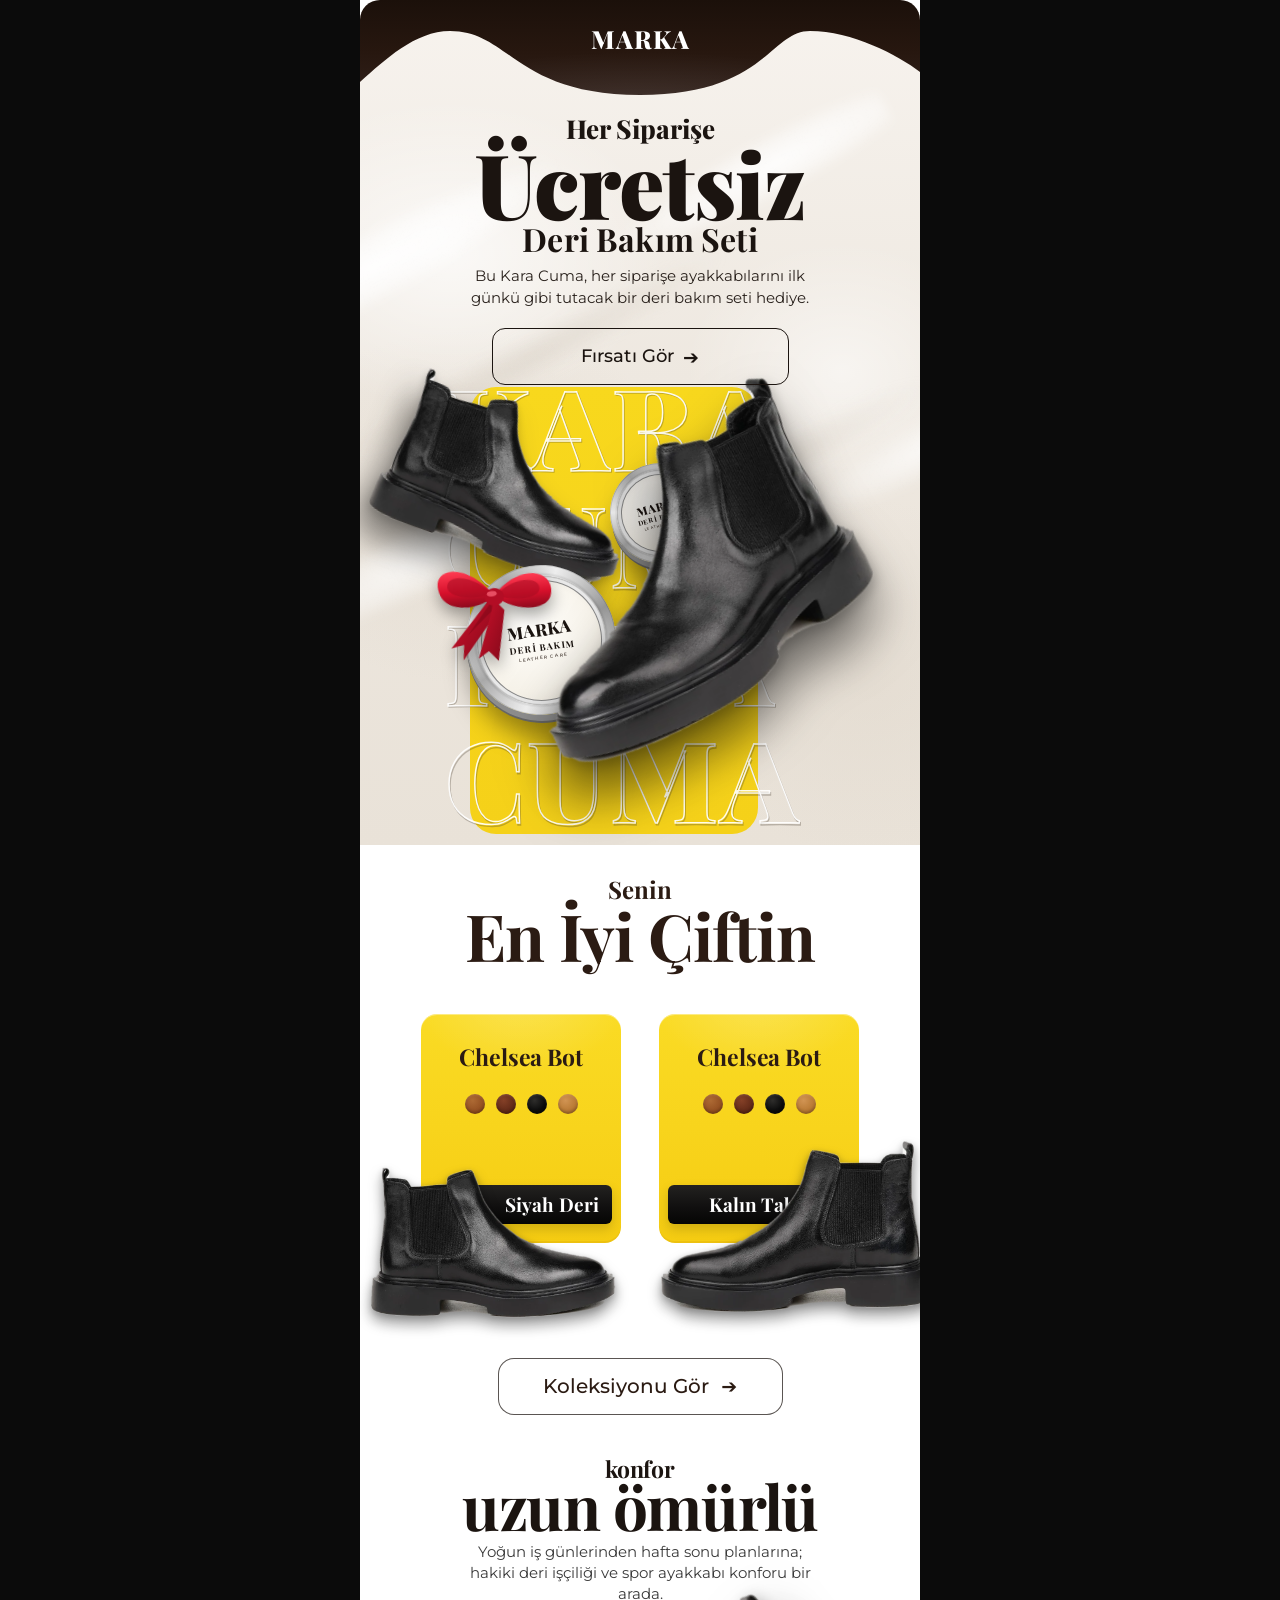
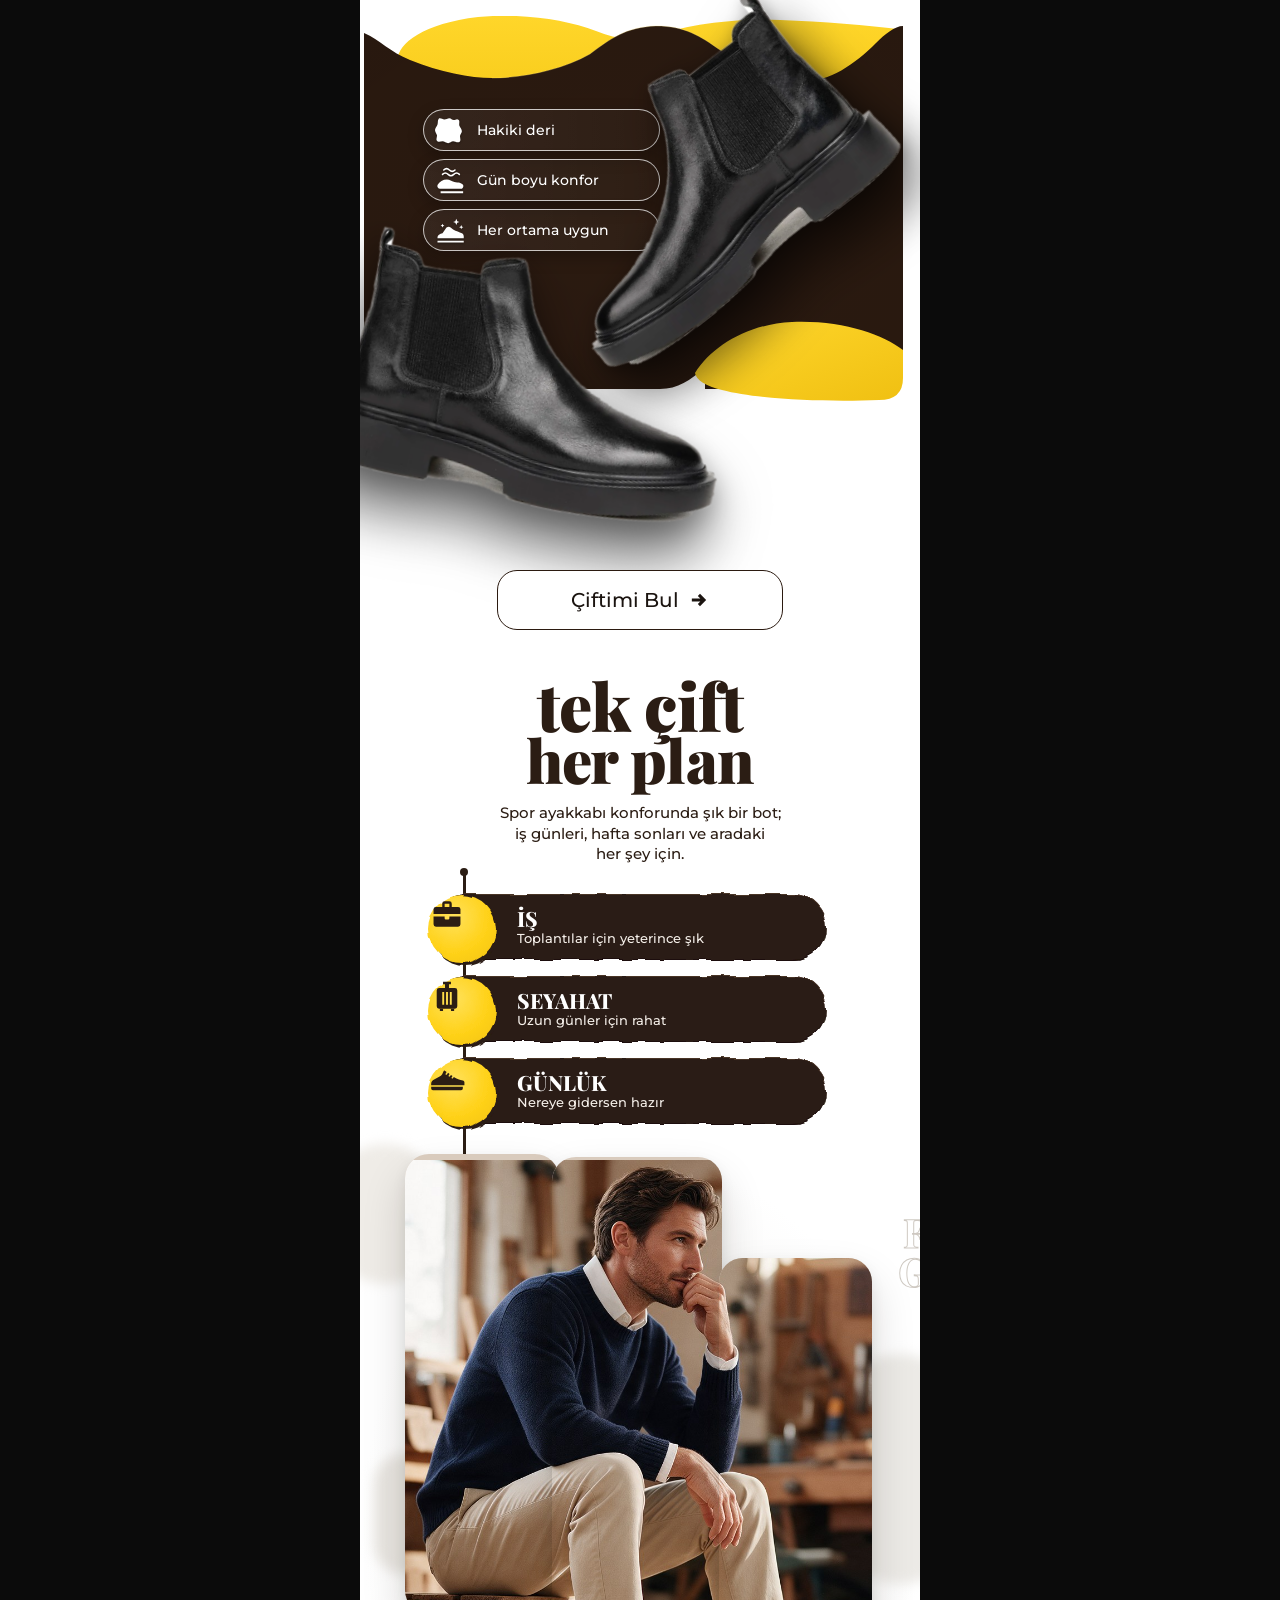
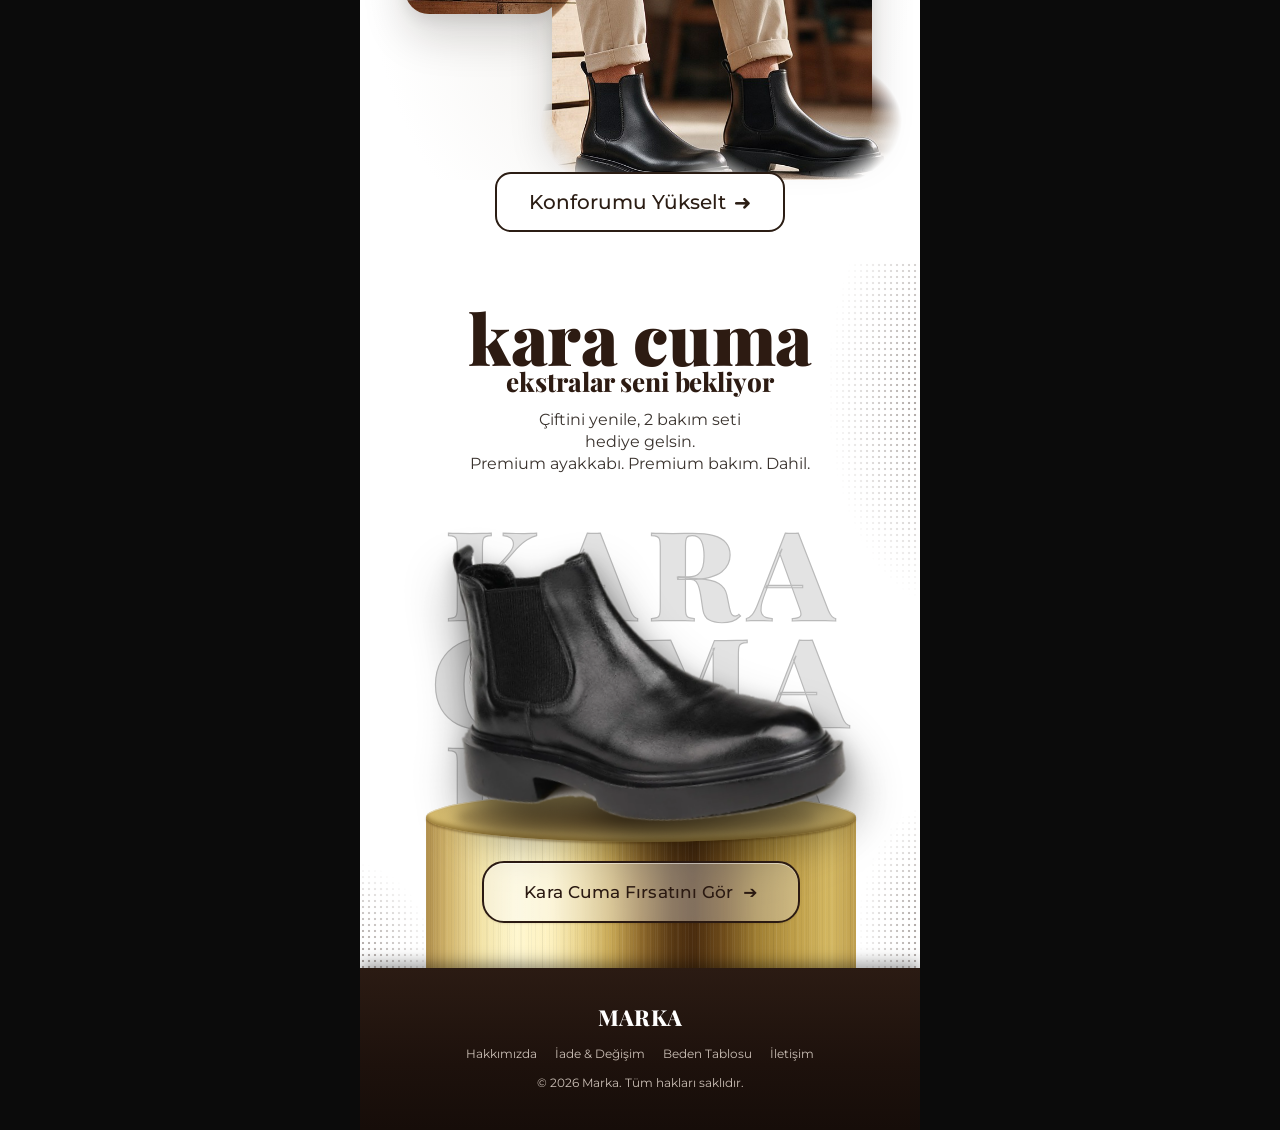
<file: landing/index.html>
<!doctype html>
<html lang="tr">
<head>
<meta charset="utf-8">
<meta name="viewport" content="width=device-width, initial-scale=1">
<title>Siyah Chelsea Bot – Her Siparişe Ücretsiz Bakım Seti</title>
<meta name="description" content="Hakiki deri siyah Chelsea bot. İş, seyahat ve günlük kullanım için tek çift. Kara Cuma'da her siparişe ücretsiz deri bakım seti.">
<link rel="preconnect" href="https://fonts.googleapis.com">
<link rel="preconnect" href="https://fonts.gstatic.com" crossorigin>
<link href="https://fonts.googleapis.com/css2?family=Playfair+Display:wght@700;800;900&family=Montserrat:wght@400;500;600;700&display=swap" rel="stylesheet">
<style>
/* ===== ORTAK TOKENLAR (marka logosu/renkleri gelince sadece burası değişir) ===== */
:root{
  --dark:#2b1b13;       /* koyu kahve: header, pill'ler, panel */
  --dark-2:#160d09;
  --yellow:#f7cb1a;     /* ana sarı */
  --yellow-2:#e6b70c;
  --gold:#c9a227;
  --paper:#ffffff;      /* bölüm zemini (referansta beyaz) */
  --ink:#1b1410;
  --muted:#5f554e;
  --red:#c8102e;
  --serif:"Playfair Display",Georgia,"Times New Roman",serif;
  --sans:"Montserrat","Inter",system-ui,-apple-system,"Segoe UI",sans-serif;
}
*{box-sizing:border-box;margin:0;padding:0}
html{scroll-behavior:smooth}
body{background:#0b0b0b;font-family:var(--sans);color:var(--ink);-webkit-font-smoothing:antialiased}
img{display:block;max-width:100%;height:auto}
a{color:inherit;text-decoration:none}
.page{max-width:560px;margin:0 auto;background:var(--paper);overflow:hidden;position:relative}

/* Tipografi (referans ölçeği: 560px genişlik için) */
.h-xs{font-family:var(--serif);font-weight:800;font-size:24px;line-height:1.05;color:var(--ink)}   /* "Buy Anything" */
.h-xl{font-family:var(--serif);font-weight:900;font-size:66px;line-height:.98;letter-spacing:-.01em;color:var(--ink)} /* "Get a Free" */
.h-lg{font-family:var(--serif);font-weight:900;font-size:52px;line-height:1;letter-spacing:-.01em;color:var(--ink)}    /* "Best Pair Yet" */
.h-md{font-family:var(--serif);font-weight:800;font-size:34px;line-height:1.05;color:var(--ink)}  /* "Leather Polish" */
.h-sm{font-family:var(--serif);font-weight:800;font-size:22px;line-height:1.1;color:var(--ink)}   /* "comfort", "extras await" */
.lead{font-family:var(--sans);font-size:14px;line-height:1.5;color:var(--ink);max-width:400px;margin:14px auto 0}
.center{text-align:center}

/* Buton: beyaz zemin, ince siyah çerçeve, sağda ok */
.btn{display:inline-flex;align-items:center;gap:10px;padding:13px 34px;border:1.5px solid var(--ink);border-radius:12px;
  font-family:var(--sans);font-size:15px;font-weight:500;color:var(--ink);background:#fff;transition:.2s;position:relative;z-index:5}
.btn::after{content:"➔";font-size:14px}
.btn:hover{background:var(--ink);color:#fff;transform:translateY(-1px)}

/* Kontur (hayalet) yazı: ürünlerin arkasındaki büyük harfler */
.ghost{font-family:var(--serif);font-weight:900;text-transform:uppercase;line-height:.86;letter-spacing:.01em;
  color:transparent;-webkit-text-stroke:1.5px rgba(27,20,16,.28);pointer-events:none;user-select:none}

/* Logo yer tutucu */
.logo{font-family:var(--serif);font-weight:800;font-size:22px;letter-spacing:.01em;color:#fff}
.logo-img{height:28px;width:auto;margin:0 auto}

/* kaydırınca beliren */
.rv{opacity:0;transform:translateY(22px);transition:opacity .7s ease,transform .7s ease}
.rv.in{opacity:1;transform:none}
@media (prefers-reduced-motion:reduce){.rv{opacity:1;transform:none;transition:none}html{scroll-behavior:auto}}

/* ---- hero ---- */
/* ===== HERO ===== */
.hero{position:relative;overflow:hidden;text-align:center;border-radius:20px 20px 0 0;
  background:
    radial-gradient(55% 26% at 16% 30%,rgba(255,255,255,.7),transparent 70%),
    radial-gradient(40% 22% at 86% 44%,rgba(255,255,255,.55),transparent 70%),
    radial-gradient(60% 30% at 20% 60%,rgba(214,204,190,.35),transparent 70%),
    radial-gradient(50% 30% at 90% 80%,rgba(214,204,190,.3),transparent 70%),
    linear-gradient(180deg,#f7f3ee 0%,#eee8e0 45%,#e9e2d8 100%)}
/* arka plandaki yumuşak beyaz kurdele dokusu */
.hero::before{content:"";position:absolute;left:-14%;top:60px;width:128%;height:700px;pointer-events:none;z-index:0;
  background:
    radial-gradient(42% 7% at 26% 14%,rgba(255,255,255,.95),rgba(255,255,255,.5) 50%,transparent 72%),
    radial-gradient(34% 6% at 82% 28%,rgba(255,255,255,.9),rgba(255,255,255,.45) 50%,transparent 72%),
    radial-gradient(38% 7% at 18% 54%,rgba(255,255,255,.85),rgba(255,255,255,.4) 50%,transparent 72%),
    radial-gradient(30% 6% at 86% 74%,rgba(255,255,255,.8),transparent 72%),
    radial-gradient(44% 5% at 40% 36%,rgba(200,190,176,.35),transparent 70%),
    radial-gradient(40% 5% at 60% 66%,rgba(200,190,176,.3),transparent 70%);
  transform:rotate(-28deg);filter:blur(5px)}
/* başlık çubuğu: koyu kahve, alt kenarı referanstaki gibi simetrik dalgalı (köşeler ve orta aşağıda, iki tümsek yukarıda) */
.hero-top{position:relative;z-index:2;height:95px;background:linear-gradient(180deg,#1b100a 0%,#27170f 55%,#30201a 100%);
  -webkit-mask:url("data:image/svg+xml,%3Csvg xmlns='http://www.w3.org/2000/svg' viewBox='0 0 560 95' preserveAspectRatio='none'%3E%3Cpath d='M0 0H560V72C538 55 492 31 450 31C410 31 405 95 280 95C155 95 150 31 90 31C55 31 25 60 0 82Z'/%3E%3C/svg%3E") center/100% 100% no-repeat;
          mask:url("data:image/svg+xml,%3Csvg xmlns='http://www.w3.org/2000/svg' viewBox='0 0 560 95' preserveAspectRatio='none'%3E%3Cpath d='M0 0H560V72C538 55 492 31 450 31C410 31 405 95 280 95C155 95 150 31 90 31C55 31 25 60 0 82Z'/%3E%3C/svg%3E") center/100% 100% no-repeat}
.hero-top::before{content:"";position:absolute;inset:0;background:radial-gradient(60% 80% at 50% 110%,rgba(255,255,255,.08),transparent 70%)}
.hero-top .logo{position:absolute;left:0;right:0;top:26px;font-size:25px;letter-spacing:.04em;line-height:1;z-index:1}
/* metin bloğu */
.hero-head{position:relative;z-index:6;padding:21px 20px 0}
.hero-head .h-xs{font-size:26px;line-height:1;margin:0}
.hero-head .h-xl{font-size:90px;line-height:.88;margin:2px 0 0;letter-spacing:-.01em}
.hero-head .h-md{font-size:32px;font-weight:700;line-height:1;margin:0;letter-spacing:.005em}
.hero-head .lead{max-width:362px;margin:11px auto 0;font-size:14.5px;line-height:1.5;color:#2a221d;text-wrap:balance}
.hero-cta{margin-top:18px;line-height:0}
.hero-head .btn{width:297px;height:57px;justify-content:center;padding:0 18px;font-size:18px;font-weight:500;letter-spacing:.005em;
  border-width:1.5px;border-radius:13px;background:transparent;box-shadow:none}
.hero-head .btn::after{content:"➔";font-size:19px;line-height:1;margin-left:-1px;transform:translateY(1px)}
/* ürün sahnesi */
.hero-stage{position:relative;z-index:1;height:460px}
.hero-yellow{position:absolute;left:110px;top:2px;width:288px;height:447px;border-radius:26px;z-index:1;
  background:linear-gradient(180deg,#f8d81d 0%,#f6d31a 60%,#f5d119 100%)}
/* kontur (içi boş) KARA / CUMA yazısı: beyaz kontur + hafif gri kabartma, dolgu yok */
.hero-ghost{position:absolute;left:85px;top:-19px;z-index:2;font-size:112px;line-height:1.05;letter-spacing:.03em;white-space:nowrap;text-align:left;
  color:transparent;-webkit-text-stroke:1.5px rgba(255,255,255,.92)}
.hero-ghost span{display:block;position:relative}
.hero-ghost span::before{content:attr(data-t);position:absolute;left:1px;top:1.5px;z-index:-1;color:transparent;-webkit-text-stroke:1.4px rgba(70,58,48,.3)}
/* ayakkabılar */
.hero-shoe-a{position:absolute;left:20px;top:14px;width:264px;max-width:none;z-index:4;transform:rotate(20deg);
  filter:drop-shadow(-8px 22px 16px rgba(0,0,0,.42)) drop-shadow(0 4px 4px rgba(0,0,0,.2))}
.hero-shoe-b{position:absolute;left:130px;top:34px;width:372px;max-width:none;z-index:7;transform:rotate(-24deg) scaleX(-1);
  filter:drop-shadow(14px 30px 26px rgba(0,0,0,.5)) drop-shadow(0 6px 6px rgba(0,0,0,.25))}
/* cila kutusu */
.hero-tin{position:absolute;border-radius:50%;display:grid;place-items:center;
  background:
    radial-gradient(circle at 50% 50%,transparent 60%,rgba(0,0,0,.08) 62%,transparent 64%),
    conic-gradient(from 200deg,#f2f2f2,#a9a9a9 12%,#ffffff 24%,#b0b0b0 38%,#eeeeee 50%,#9a9a9a 64%,#f7f7f7 76%,#b5b5b5 88%,#f2f2f2);
  box-shadow:0 6px 0 #8d8d8d,0 8px 0 #666,0 22px 26px rgba(0,0,0,.4),inset 0 0 0 1px rgba(0,0,0,.15)}
.hero-tin::before{content:"";position:absolute;inset:7%;border-radius:50%;
  background:radial-gradient(circle at 42% 36%,#fffefb,#f7f3ea 60%,#e6e0d4 100%);
  box-shadow:inset 0 0 0 1px rgba(0,0,0,.12),inset 0 0 0 4px #e9e9e9,inset 0 0 0 5px #8a8a8a,inset 0 3px 8px rgba(0,0,0,.08)}
.hero-tin-1{left:106px;top:180px;width:150px;height:150px;z-index:5;transform:rotate(-8deg)}
.hero-tin-2{left:250px;top:78px;width:100px;height:100px;z-index:3;transform:rotate(-16deg);filter:brightness(.92)}
.hero-tin-label{position:relative;z-index:1;color:#1b1410;line-height:1;padding-top:2px}
.hero-tin-label b{display:block;font-family:var(--serif);font-weight:800;font-size:17px;letter-spacing:.01em}
.hero-tin-label span{display:block;font-family:var(--serif);font-weight:700;font-size:9px;letter-spacing:.14em;margin-top:5px}
.hero-tin-label small{display:block;font-family:var(--sans);font-weight:600;font-size:4.5px;letter-spacing:.18em;margin-top:4px;color:#5f554e}
.hero-tin-2 .hero-tin-label b{font-size:11.5px}
.hero-tin-2 .hero-tin-label span{font-size:6.5px;margin-top:3px}
.hero-tin-2 .hero-tin-label small{font-size:3.5px;margin-top:2px}
/* kırmızı fiyonk: kutunun sol üst kenarında, kuyruklar sol alta sarkar */
.hero-bow{position:absolute;left:76px;top:158px;width:122px;height:118px;z-index:6;transform:rotate(-6deg);
  filter:drop-shadow(0 8px 8px rgba(0,0,0,.35))}
/* ---- pair ---- */
/* ---------- PAIR: "Senin / En İyi Çiftin" ---------- */
.pair{position:relative;z-index:2;overflow:hidden;background:#fff;padding:32px 0 36px;text-align:center}
.pair-kicker{display:block;font-family:var(--serif);font-size:24px;font-weight:700;line-height:1;color:var(--dark);letter-spacing:0}
.pair-title{font-family:var(--serif);font-size:65px;font-weight:700;line-height:1;margin-top:2px;color:var(--dark);letter-spacing:-.012em}

.pair-cards{display:flex;justify-content:center;gap:38px;margin-top:46px;position:relative}
.pair-card{position:relative;width:200px;height:229px;flex:0 0 200px;border-radius:16px;text-align:center;
  background:
    radial-gradient(90% 60% at 50% -10%,rgba(255,255,255,.22),rgba(255,255,255,0) 60%),
    linear-gradient(180deg,#fadb24 0%,#f8d41c 50%,#f5cc12 100%);
  box-shadow:inset 0 1px 0 rgba(255,255,255,.4),inset 0 -2px 0 rgba(180,130,0,.14)}
.pair-name{position:absolute;left:0;right:0;top:31px;font-family:var(--serif);font-weight:700;font-size:23px;line-height:1;color:var(--dark);letter-spacing:-.005em}
.pair-dots{position:absolute;left:0;right:0;top:80px;display:flex;justify-content:center;gap:11px}
.pair-dots i{width:20px;height:20px;border-radius:50%;display:block;
  box-shadow:inset 0 -2px 3px rgba(0,0,0,.22),inset 0 1px 2px rgba(255,255,255,.14)}
.pair-dots i:nth-child(1){background:radial-gradient(circle at 38% 32%,#ad6a34,#965223 55%,#7a3f14)}
.pair-dots i:nth-child(2){background:radial-gradient(circle at 38% 32%,#844027,#652c19 55%,#4a1c0f)}
.pair-dots i:nth-child(3){background:radial-gradient(circle at 38% 32%,#2e2d2b,#0d0d0d 55%,#000)}
.pair-dots i:nth-child(4){background:radial-gradient(circle at 38% 32%,#d19453,#ba7b36 55%,#9a5f22)}
.pair-tag{position:absolute;left:9px;right:9px;bottom:19px;height:39px;border-radius:6px;display:flex;align-items:center;justify-content:center;
  background:linear-gradient(180deg,#232220 0%,#111010 55%,#050504 100%);color:#fff;
  font-family:var(--serif);font-weight:700;font-size:19px;line-height:1;letter-spacing:.004em;
  box-shadow:0 5px 12px rgba(0,0,0,.16)}
.pair-shoe{position:absolute;max-width:none;bottom:-73px;z-index:2;pointer-events:none;
  filter:drop-shadow(0 8px 7px rgba(0,0,0,.34)) drop-shadow(0 2px 3px rgba(0,0,0,.22))}
/* sol kart: burun sağa, sap sayfanın sol kenarından taşar (ref: ayakkabı x 0–360) */
.pair-card:nth-child(1) .pair-shoe{width:252px;right:2px;bottom:-78px}
/* sağ kart: burun sola, sap sayfanın sağ kenarından taşar ve etiketin sağ ucunu keser (ref) */
.pair-card:nth-child(2) .pair-shoe{width:278px;left:-2px}
/* sol kart: bot sapı etiketin sol ucunu örter, yazı görünür tarafa kayar ("Siyah Deri" tam okunur);
   sağ kart: referanstaki gibi yazının son harfleri botun altında kalır ("Kalın Taba…") */
.pair-card:nth-child(1) .pair-tag{padding-left:62px}
.pair-card:nth-child(2) .pair-tag{padding-left:8px}

.pair-cta{margin-top:115px}
.pair .btn{width:285px;height:57px;padding:0;justify-content:center;border-radius:16px;font-size:20px;font-weight:500;
  border-width:1.5px;border-color:rgba(27,20,16,.72);color:var(--dark);gap:12px;letter-spacing:.002em}
.pair .btn::after{font-size:19px}
/* ---- comfort ---- */
/* ---------- COMFORT: "konfor / uzun ömürlü" ---------- */
.comfort{position:relative;overflow:hidden;background:#fff;padding:6px 0 22px;text-align:center}
.comfort-head{position:relative;z-index:1;padding:0 24px}
.comfort-kicker{display:block;font-family:var(--serif);font-weight:700;font-size:23px;line-height:1;letter-spacing:-.005em;color:#1b1410;margin-bottom:-5px}
.comfort-title{font-family:var(--serif);font-weight:700;font-size:62px;line-height:1;letter-spacing:-.02em;color:#1b1410}
.comfort-lead{font-family:var(--sans);font-size:15px;line-height:1.4;font-weight:400;color:#3a3a3a;max-width:350px;margin:4px auto 0}

/* dark panel + yellow waves (SVG background); boots overflow above/below the panel */
.comfort-stage{position:relative;margin-top:12px;height:540px}
.comfort-bg{position:absolute;left:0;top:0;width:560px;height:400px;display:block;z-index:1}

.comfort-pills{position:absolute;left:63px;top:93px;display:flex;flex-direction:column;gap:8px;text-align:left;z-index:2}
.comfort-pill{display:flex;align-items:center;gap:12px;width:237px;min-height:40px;padding:5px 14px 5px 11px;border-radius:999px;color:#fff;
  font-family:var(--sans);font-size:14px;line-height:1.15;font-weight:500;letter-spacing:0;
  border:1px solid rgba(255,255,255,.75);
  background:linear-gradient(90deg,rgba(255,255,255,.06),rgba(255,255,255,.02));
  box-shadow:0 6px 16px rgba(0,0,0,.25)}
.comfort-pill svg{flex:none;width:30px;height:30px;fill:#fff;filter:drop-shadow(0 1px 1px rgba(0,0,0,.35))}

.comfort-shoe{position:absolute;max-width:none;pointer-events:none;user-select:none}
/* product 1: top-right, toe to lower-left, overflows the band's top edge (takes the suede loafer's place) */
.comfort-shoe-a{width:380px;left:145px;top:43px;transform:rotate(-38deg);transform-origin:50% 50%;z-index:4;
  filter:drop-shadow(0 30px 26px rgba(0,0,0,.55)) drop-shadow(0 6px 8px rgba(0,0,0,.35)) brightness(1.06) contrast(1.02)}
/* product 2: bottom-left, heel clipped by the left edge, toe to lower-right (takes the black loafer's place) */
.comfort-shoe-b{width:410px;left:-30px;top:239px;transform:rotate(12deg);transform-origin:50% 50%;z-index:3;
  filter:drop-shadow(0 32px 28px rgba(0,0,0,.5)) drop-shadow(0 10px 12px rgba(0,0,0,.3)) brightness(1.04)}

.comfort-cta{position:relative;z-index:6;margin-top:14px}
.comfort .btn{padding:0 30px;height:60px;width:286px;justify-content:center;border-radius:20px;font-size:20px;font-weight:500;border:1px solid #2b1a10;color:#1b1410;gap:10px;line-height:1}
.comfort .btn::after{content:none}
.comfort .btn svg{width:20px;height:20px;flex:none;fill:currentColor}
/* ---- plan ---- */
/* ---------- PLAN: "tek çift / her plan" ---------- */
.plan{position:relative;overflow:hidden;background:#fff;padding:26px 0 30px;text-align:center}
.plan-h1,.plan-h2{display:block;font-family:var(--serif);font-weight:900;color:#2b1d14;letter-spacing:-.012em}
.plan-h1{font-size:66px;line-height:.82}
.plan-h2{font-size:60px;line-height:.86;margin-top:2px}
.plan-lead{font-size:15px;line-height:1.35;font-weight:500;color:#2b1d14;max-width:440px;margin:18px auto 0}

/* satırlar: hap 73px -> 466px (ref: %13 -> %83) */
.plan-rows{position:relative;margin:30px 0 0 68px;width:398px;display:flex;flex-direction:column;gap:16px;text-align:left}
/* dikey çizgi: daire merkezlerinden geçer, üstte nokta, altta fotoğrafın arkasına uzanır */
.plan-rows::before{content:"";position:absolute;left:34.5px;top:-22px;bottom:-62px;width:3px;background:#2b1d14;z-index:0;border-radius:2px}
.plan-rows::after{content:"";position:absolute;left:32px;top:-26px;width:8px;height:8px;border-radius:50%;background:#2b1d14;z-index:0}
.plan-row{position:relative;display:flex;align-items:center;height:66px;padding-left:89px;color:#fff;z-index:1}
/* koyu kahve hap: düz renk + fırça kenarı (SVG turbulence) + üstte 1px açık kahve ışık */
.plan-bar{position:absolute;top:0;bottom:0;left:6px;right:0;border-radius:999px;z-index:-1;background:#2a1a14;
  box-shadow:inset 0 1px 0 #4a3426,inset 0 -1px 0 #1a0f0a;filter:url(#plan-rough)}
.plan-ic{position:absolute;left:0;top:-1px;width:68px;height:68px;display:grid;place-items:center;z-index:2}
.plan-ic::before{content:"";position:absolute;inset:0;border-radius:50%;background:#ffd21a;
  background-image:radial-gradient(circle at 38% 32%,#ffe15a 0%,#ffd21a 55%,#f2c20c 100%);
  box-shadow:3px 3px 0 #2b1d14;filter:url(#plan-rough2)}
.plan-ic svg{position:relative;width:38px;height:38px;fill:#2b1d14;display:block}
.plan-row b{display:block;font-family:var(--serif);font-weight:800;font-size:21px;line-height:1;letter-spacing:0;text-transform:uppercase;color:#fff}
.plan-row span{display:block;font-family:var(--sans);font-size:13px;line-height:1.2;font-weight:500;margin-top:2px;color:#f6f0ea}

/* yaşam fotoğrafı: üç katmanlı kolaj + taşan botlar */
.plan-stage{position:relative;height:626px;margin-top:30px;z-index:1;
  background:radial-gradient(ellipse at 50% 60%,#efede9 0%,#ffffff 70%)}
.plan-blob{position:absolute;border-radius:999px;background:#e9e6e1;filter:blur(6px);z-index:0}
.plan-blob.plan-b1{left:14px;top:300px;width:60px;height:120px}
.plan-blob.plan-b2{left:-30px;top:-10px;width:110px;height:140px;background:#efece7}
.plan-blob.plan-b3{right:-40px;top:200px;width:120px;height:230px;background:#eceae6}
.plan-fg{position:absolute;right:-8px;top:58px;font-family:var(--serif);font-weight:700;font-size:40px;line-height:.98;text-align:right;
  color:transparent;-webkit-text-stroke:1px #c9c3bb;opacity:.9;z-index:0;letter-spacing:.02em;pointer-events:none}
/* ortak fotoğraf ölçüsü: 1141x642, sahne içinde sol -294, üst 6 */
.plan-pane{position:absolute;overflow:hidden;z-index:1;background:#d9cbbd;
  box-shadow:0 22px 44px rgba(27,16,11,.16),0 6px 14px rgba(27,16,11,.08)}
.plan-pane img{position:absolute;width:1141px;height:642px;max-width:none}
.plan-p1{left:45px;top:0;width:154px;height:460px;border-radius:24px}
.plan-p1 img{left:-339px;top:6px}
.plan-p2{left:192px;top:3px;width:170px;height:586px;border-radius:24px}
.plan-p2 img{left:-486px;top:3px}
.plan-p3{left:359px;top:104px;width:153px;height:474px;border-radius:24px}
.plan-p3 img{left:-653px;top:-98px}
/* botlar: aynı fotoğraf, yalnızca ayak bölgesi görünür; panellerin altından taşar */
.plan-feet{position:absolute;left:0;top:0;width:560px;height:626px;z-index:2;pointer-events:none;
  -webkit-mask:radial-gradient(ellipse 102px 70px at 282px 572px,#000 70%,transparent 100%),radial-gradient(ellipse 110px 72px at 432px 568px,#000 70%,transparent 100%);
          mask:radial-gradient(ellipse 102px 70px at 282px 572px,#000 70%,transparent 100%),radial-gradient(ellipse 110px 72px at 432px 568px,#000 70%,transparent 100%)}
.plan-feet img{position:absolute;left:-294px;top:6px;width:1141px;height:642px;max-width:none}
.plan-cta{margin-top:-8px;position:relative;z-index:3}
.plan .btn{padding:0 26px;height:60px;border-radius:16px;font-size:20px;font-weight:500;border-width:2px;border-color:#2b1d14;color:#2b1d14;gap:8px;min-width:290px;justify-content:center}
.plan .btn::after{content:"➜";font-size:21px;font-weight:700}
/* ---- final ---- */
/* ---------- FINAL: Kara Cuma podyum + alt bilgi ----------
   Referans ölçüleri (e-posta gerçek genişliği 560px'e ölçeklendi):
   başlık 49→104, alt başlık x-yüksekliği 115, gövde 153/175/196,
   hayalet yazı 276/400/524, bot 79→444 x 229→555, podyum 66→496 (üst elips 530, merkez 553),
   buton 318x62 merkez y=630, alt bilgi 706'da başlar. */
.final{position:relative;overflow:hidden;background:#fff;text-align:center}
.final-top{position:relative;height:706px;overflow:hidden}

/* noktalı halftone zemin: sağ üst sütun + sol alt / sağ alt köşeler */
.final-dots{position:absolute;inset:0;z-index:0;pointer-events:none;
  background-image:radial-gradient(circle,rgba(43,26,18,.42) 0 .8px,rgba(43,26,18,0) 1.6px);background-size:6px 6px;
  -webkit-mask:
    radial-gradient(160px 300px at 104% 18%,#000 10%,rgba(0,0,0,.45) 45%,transparent 72%),
    radial-gradient(130px 150px at -3% 100%,#000 10%,rgba(0,0,0,.5) 45%,transparent 72%),
    radial-gradient(110px 180px at 103% 95%,#000 10%,rgba(0,0,0,.5) 45%,transparent 72%);
          mask:
    radial-gradient(160px 300px at 104% 18%,#000 10%,rgba(0,0,0,.45) 45%,transparent 72%),
    radial-gradient(130px 150px at -3% 100%,#000 10%,rgba(0,0,0,.5) 45%,transparent 72%),
    radial-gradient(110px 180px at 103% 95%,#000 10%,rgba(0,0,0,.5) 45%,transparent 72%)}

.final-head{position:relative;padding:42px 20px 0;z-index:5}
.final-title{font-size:70px;line-height:.95;letter-spacing:-.005em;color:#2d1b12}
.final-sub{font-size:26px;line-height:1;margin-top:-2px;font-weight:800;letter-spacing:-.005em;color:#2d1b12}
.final-lead{font-size:15.5px;line-height:1.42;max-width:460px;margin:14px auto 0;color:#3a332e}

/* hayalet yazı: 3 satır, açık gri dolgu + ince koyu kontur */
.final-ghost{position:absolute;left:0;right:0;top:254px;z-index:1;text-align:center;
  font-size:124px;line-height:.865;letter-spacing:.1em;padding-left:.1em;
  color:#e3e3e3;-webkit-text-stroke:1.2px #bababa;white-space:nowrap}
.final-ghost span{display:block}

/* altın silindir podyum */
.final-cyl{position:absolute;left:66px;width:430px;top:530px;bottom:-30px;z-index:2}
.final-cyl-body{position:absolute;left:0;right:0;top:25px;bottom:0;
  background:
    repeating-linear-gradient(90deg,rgba(255,255,255,.05) 0 1px,rgba(0,0,0,0) 1px 4px,rgba(0,0,0,.035) 4px 5px,rgba(0,0,0,0) 5px 7px),
    repeating-linear-gradient(90deg,rgba(0,0,0,0) 0 6px,rgba(0,0,0,.03) 6px 7px,rgba(0,0,0,0) 7px 9px,rgba(255,255,255,.04) 9px 10px,rgba(0,0,0,0) 10px 11px),
    linear-gradient(180deg,rgba(0,0,0,0) 0%,rgba(0,0,0,0) 78%,rgba(0,0,0,.22) 100%),
    linear-gradient(90deg,#b08f4c 0%,#d2b56c 5%,#f3e4a8 13%,#fff7cf 21%,#fdf1bf 29%,#e8d28a 36%,#c8a855 43%,#8f6a2c 50%,#5a3a14 57%,#4a2c0e 62%,#6e4b1a 69%,#a07f33 77%,#c0a04a 86%,#d4b862 94%,#bf9f4e 100%)}
.final-cyl-rim{position:absolute;left:0;right:0;bottom:-30px;height:30px;
  background:linear-gradient(180deg,rgba(0,0,0,0),rgba(0,0,0,.35))}
.final-cyl-top{position:absolute;left:0;right:0;top:0;height:50px;border-radius:50%;overflow:hidden;
  background:
    radial-gradient(70% 80% at 48% 42%,#f5e4a8 0%,#e7cf84 40%,#d4b86a 72%,#bfa04c 100%);
  box-shadow:inset 0 -3px 4px rgba(90,60,0,.45),inset 0 1px 0 rgba(255,255,255,.55),0 2px 2px rgba(80,50,0,.35)}
.final-cyl-top::after{content:"";position:absolute;left:7%;right:9%;top:2px;bottom:2px;border-radius:50%;
  background:radial-gradient(62% 62% at 46% 52%,rgba(60,36,6,.8) 0%,rgba(60,36,6,.5) 45%,rgba(60,36,6,0) 100%);filter:blur(5px)}

/* bot: -8° eğik, burun sağa ve hafif yukarı, topuk elipsin merkez çizgisinde */
.final-shoe{position:absolute;left:86px;top:251px;width:390px;max-width:none;z-index:3;transform:rotate(-9deg);
  filter:drop-shadow(0 30px 26px rgba(0,0,0,.42)) drop-shadow(0 8px 10px rgba(0,0,0,.28))}

/* buton: podyumun alt üçte birinde, yarı saydam buzlu dolgu */
.final-cta{position:absolute;left:66px;width:430px;top:599px;z-index:4}
.final .btn{height:62px;width:318px;justify-content:center;padding:0 24px;font-size:17px;font-weight:500;letter-spacing:.005em;
  border-radius:22px;gap:10px;border:2px solid #2b1a12;color:#2b1a12;
  background:linear-gradient(90deg,rgba(255,255,255,.42),rgba(255,255,255,.26));
  -webkit-backdrop-filter:blur(3px) saturate(.9);backdrop-filter:blur(3px) saturate(.9);
  box-shadow:inset 0 1px 0 rgba(255,255,255,.5),0 1px 2px rgba(0,0,0,.08)}
.final .btn::after{font-size:17px;font-weight:700}
.final .btn:hover{background:#2b1a12;color:#fff}

/* alt bilgi */
.final-footer{position:relative;z-index:6;background:linear-gradient(180deg,#2b1b13 0%,#1d110c 60%,#160d09 100%);color:#cbbfb6;
  text-align:center;padding:34px 24px 40px;font-size:12px;box-shadow:0 -6px 14px rgba(0,0,0,.35)}
.final-footer .logo{display:block;margin-bottom:14px;font-size:22px;color:#fff}
.final-footer nav{display:flex;gap:18px;justify-content:center;flex-wrap:wrap;margin-bottom:14px}
.final-footer nav a:hover{color:#fff}
</style>
</head>
<body>
<main class="page">
<section data-sec="hero" class="hero" id="firsat">
  <header class="hero-top">
    <!-- LOGO: marka logosu gelince <img class="logo-img" src="assets/logo.svg" alt="Marka"> ile değiştir -->
    <a href="#" class="logo" aria-label="Marka">MARKA</a>
  </header>
  <div class="hero-head">
    <div class="h-xs rv">Her Siparişe</div>
    <h1 class="h-xl rv">Ücretsiz</h1>
    <div class="h-md rv">Deri Bakım Seti</div>
    <p class="lead rv">Bu Kara Cuma, her siparişe ayakkabılarını ilk günkü gibi tutacak bir deri bakım seti hediye.</p>
    <div class="hero-cta rv"><a class="btn" href="#satin-al">Fırsatı Gör</a></div>
  </div>
  <div class="hero-stage">
    <div class="hero-yellow"></div>
    <div class="ghost hero-ghost" aria-hidden="true"><span data-t="Kara">Kara</span><span data-t="Cuma">Cuma</span><span data-t="Kara">Kara</span><span data-t="Cuma">Cuma</span></div>
    <div class="hero-tin hero-tin-2" aria-hidden="true"><div class="hero-tin-label"><b>MARKA</b><span>DERİ BAKIM</span><small>LEATHER CARE</small></div></div>
    <img class="hero-shoe-a" src="assets/cut-sag.webp" alt="" aria-hidden="true" width="850" height="529" loading="eager">
    <div class="hero-tin hero-tin-1" role="img" aria-label="Hediye deri bakım seti"><div class="hero-tin-label"><b>MARKA</b><span>DERİ BAKIM</span><small>LEATHER CARE</small></div></div>
    <svg class="hero-bow" viewBox="0 0 112 108" aria-hidden="true">
      <defs>
        <linearGradient id="hero-bowg" x1="0" y1="0" x2="0" y2="1"><stop offset="0" stop-color="#ff3b52"/><stop offset=".55" stop-color="#d6102b"/><stop offset="1" stop-color="#8e0a1d"/></linearGradient>
        <linearGradient id="hero-bowt" x1="0" y1="0" x2="1" y2="1"><stop offset="0" stop-color="#d4122d"/><stop offset="1" stop-color="#7d0818"/></linearGradient>
      </defs>
      <!-- kuyruklar (sol alta) -->
      <path d="M50 50 L10 92 L22 90 L20 104 L58 60Z" fill="url(#hero-bowt)"/>
      <path d="M54 52 L34 104 L44 98 L52 108 L62 62Z" fill="url(#hero-bowt)"/>
      <path d="M52 52 L26 82 L50 62Z" fill="#7a0716" opacity=".5"/>
      <!-- sol ilmek (sol üste) -->
      <path d="M54 48C32 14 -2 16 4 40c4 20 36 20 50 8z" fill="url(#hero-bowg)"/>
      <path d="M52 46C36 26 12 24 12 36c0 10 24 14 40 10z" fill="#a60c22" opacity=".55"/>
      <!-- sağ ilmek (sağa) -->
      <path d="M54 48C80 20 112 30 106 52c-4 16-36 12-52-4z" fill="url(#hero-bowg)"/>
      <path d="M56 48C72 32 98 34 96 46c-2 10-26 8-40 2z" fill="#a60c22" opacity=".55"/>
      <!-- düğüm -->
      <ellipse cx="54" cy="49" rx="9" ry="8" fill="#b30d25"/>
      <ellipse cx="52" cy="46" rx="4.5" ry="2.5" fill="#ff6b7d" opacity=".7"/>
    </svg>
    <img class="hero-shoe-b" src="assets/cut-onden.webp" alt="Siyah hakiki deri Chelsea bot" width="839" height="690" fetchpriority="high">
  </div>
</section>
<section data-sec="pair" class="pair" id="koleksiyon">
  <span class="pair-kicker rv">Senin</span>
  <h2 class="pair-title rv">En İyi Çiftin</h2>

  <div class="pair-cards rv">
    <article class="pair-card">
      <h3 class="pair-name">Chelsea Bot</h3>
      <div class="pair-dots" aria-label="Renk seçenekleri"><i></i><i></i><i></i><i></i></div>
      <span class="pair-tag">Siyah Deri</span>
      <img class="pair-shoe" src="assets/cut-sag.webp" alt="Siyah deri Chelsea bot, yan görünüm" loading="lazy">
    </article>
    <article class="pair-card">
      <h3 class="pair-name">Chelsea Bot</h3>
      <div class="pair-dots" aria-label="Renk seçenekleri"><i></i><i></i><i></i><i></i></div>
      <span class="pair-tag">Kalın Taban</span>
      <img class="pair-shoe" src="assets/cut-sol.webp" alt="Kalın tabanlı siyah Chelsea bot, karşı yan görünüm" loading="lazy">
    </article>
  </div>

  <div class="pair-cta rv"><a class="btn" href="#siparis">Koleksiyonu Gör</a></div>
</section>
<section data-sec="comfort" class="comfort" id="konfor">
  <div class="comfort-head">
    <span class="h-sm comfort-kicker rv">konfor</span>
    <h2 class="h-lg comfort-title rv">uzun ömürlü</h2>
    <p class="lead comfort-lead rv">Yoğun iş günlerinden hafta sonu planlarına; hakiki deri işçiliği ve spor ayakkabı konforu bir arada.</p>
  </div>

  <div class="comfort-stage rv">
    <svg class="comfort-bg" viewBox="0 0 560 400" preserveAspectRatio="none" aria-hidden="true">
      <defs>
        <linearGradient id="comfort-gy" x1="0" y1="0" x2="0" y2="1">
          <stop offset="0" stop-color="#ffd62a"/>
          <stop offset=".6" stop-color="#f7cb1a"/>
          <stop offset="1" stop-color="#edbd10"/>
        </linearGradient>
        <linearGradient id="comfort-gy2" x1="0" y1="0" x2="1" y2="1">
          <stop offset="0" stop-color="#ffd72c"/>
          <stop offset="1" stop-color="#f0c012"/>
        </linearGradient>
        <radialGradient id="comfort-vig" cx=".5" cy=".55" r=".75">
          <stop offset="0" stop-color="#000" stop-opacity="0"/>
          <stop offset="1" stop-color="#000" stop-opacity=".07"/>
        </radialGradient>
        <clipPath id="comfort-clip">
          <path d="M4 0 L543 0 L543 349 Q543 373 519 373 L28 373 Q4 373 4 349 Z"/>
        </clipPath>
      </defs>
      <!-- top yellow wave ribbon (behind the dark panel; the panel's wavy top edge trims it) -->
      <g clip-path="url(#comfort-clip)">
        <path fill="url(#comfort-gy)" d="M38 48 C34 30 60 8 118 1 C160 -3 205 3 236 15 C252 21 268 26 290 20 C325 11 360 2 420 4 C470 6 520 10 560 16 L560 150 L38 150 Z"/>
      </g>
      <!-- dark brown panel: flat, side inset, rounded bottom corners, wavy top with a narrow hump in the middle -->
      <path fill="#2b1a10" d="M4 17 C20 24 30 36 50 44 C80 56 110 62 132 62 C160 62 200 55 230 38 C250 23 266 11 296 10 C325 10 340 20 360 34 C385 52 410 66 440 66 C470 66 495 48 516 27 C525 18 535 10 543 10 L543 349 Q543 373 519 373 L28 373 Q4 373 4 349 Z"/>
      <path fill="url(#comfort-vig)" d="M4 17 C20 24 30 36 50 44 C80 56 110 62 132 62 C160 62 200 55 230 38 C250 23 266 11 296 10 C325 10 340 20 360 34 C385 52 410 66 440 66 C470 66 495 48 516 27 C525 18 535 10 543 10 L543 349 Q543 373 519 373 L28 373 Q4 373 4 349 Z"/>
      <!-- very thin light rim on the hump edge, like the reference -->
      <path fill="none" stroke="rgba(255,225,120,.28)" stroke-width="1" d="M132 62 C160 62 200 55 230 38 C250 23 266 11 296 10 C325 10 340 20 360 34 C385 52 410 66 440 66"/>
      <!-- bottom-right yellow blob, sitting on the panel's bottom-right corner -->
      <path fill="#fff" d="M300 373 C318 373 330 364 345 352 L345 380 L300 380 Z"/>
      <path fill="url(#comfort-gy2)" d="M335 357 C352 330 388 308 432 306 C482 304 522 318 543 334 L543 362 Q543 384 519 384 C470 386 400 384 362 374 C346 370 336 364 335 357 Z"/>
    </svg>

    <div class="comfort-pills">
      <div class="comfort-pill">
        <svg viewBox="0 0 48 48" aria-hidden="true"><path d="M23 5c3 0 4 3 7 3s5-3 8 0c2 2 0 6 1 9s4 5 4 9c0 3-3 5-3 8s2 7-1 9-7-1-10-1-5 3-8 3-6-3-9-3-7 2-9-1 1-6 0-9-3-5-3-8 3-6 4-9 0-7 2-9 6 1 9 1 5-2 8-2z"/></svg>
        <span>Hakiki deri</span>
      </div>
      <div class="comfort-pill">
        <svg viewBox="0 0 48 48" aria-hidden="true"><path d="M4 32c3-6 9-9 15-9 5 0 7 3 12 4 6 1 12 1 14 5 1 2 0 5-2 6H8c-3 0-5-3-4-6zm5 10h36v3H9z"/><path d="M12 15c3-3 6-3 9 0s6 3 9 0 6-3 9 0" fill="none" stroke="#fff" stroke-width="2.4" stroke-linecap="round"/><path d="M14 8c3-3 6-3 9 0s6 3 9 0" fill="none" stroke="#fff" stroke-width="2.4" stroke-linecap="round"/></svg>
        <span>Gün boyu konfor</span>
      </div>
      <div class="comfort-pill">
        <svg viewBox="0 0 48 48" aria-hidden="true"><path d="M4 36c0-4 4-6 8-7l5-7c2-3 5-4 8-2l4 3c5 3 10 4 14 6 2 1 3 3 3 5v3H4v-1zm0 5h42v3H4z"/><path d="M34 6l1.6 3.8L39 11l-3.4 1.4L34 16l-1.4-3.6L29 11l3.6-1.2z"/><path d="M42 16l1 2.4 2.4 1-2.4 1-1 2.4-1-2.4-2.4-1 2.4-1z"/><path d="M12 14l.9 2.1 2.1.9-2.1.9-.9 2.1-.9-2.1L9 17l2.1-.9z"/></svg>
        <span>Her ortama uygun</span>
      </div>
    </div>

    <img class="comfort-shoe comfort-shoe-a" src="assets/cut-sol.webp" alt="" aria-hidden="true" loading="lazy">
    <img class="comfort-shoe comfort-shoe-b" src="assets/cut-sag.webp" alt="Siyah hakiki deri Chelsea bot" loading="lazy">
  </div>

  <div class="comfort-cta rv"><a class="btn" href="#siparis">Çiftimi Bul<svg viewBox="0 0 24 24" aria-hidden="true"><path d="M13.2 4.6 20.6 12l-7.4 7.4-2.6-2.6 3-3H3.4v-3.6h10.2l-3-3z"/></svg></a></div>
</section>
<section data-sec="plan" class="plan" id="plan">
  <svg width="0" height="0" style="position:absolute" aria-hidden="true">
    <filter id="plan-rough" x="-5%" y="-20%" width="110%" height="140%">
      <feTurbulence type="fractalNoise" baseFrequency=".04 .07" numOctaves="2" seed="7" result="n"/>
      <feDisplacementMap in="SourceGraphic" in2="n" scale="6" xChannelSelector="R" yChannelSelector="G"/>
    </filter>
    <filter id="plan-rough2" x="-10%" y="-10%" width="125%" height="125%">
      <feTurbulence type="fractalNoise" baseFrequency=".06" numOctaves="2" seed="3" result="n"/>
      <feDisplacementMap in="SourceGraphic" in2="n" scale="4" xChannelSelector="R" yChannelSelector="G"/>
    </filter>
  </svg>
  <h2 class="rv"><span class="plan-h1">tek çift</span><span class="plan-h2">her plan</span></h2>
  <p class="lead plan-lead rv">Spor ayakkabı konforunda şık bir bot;<br>iş günleri, hafta sonları ve aradaki<br>her şey için.</p>

  <div class="plan-rows">
    <div class="plan-row rv">
      <i class="plan-bar" aria-hidden="true"></i>
      <span class="plan-ic" aria-hidden="true"><svg viewBox="0 0 48 48"><path d="M18 11a3 3 0 013-3h6a3 3 0 013 3v4h8a3 3 0 013 3v6H7v-6a3 3 0 013-3h8zm3 0v4h6v-4z"/><path d="M7 27h14v2.5a1.5 1.5 0 001.5 1.5h3a1.5 1.5 0 001.5-1.5V27h14v10a3 3 0 01-3 3H10a3 3 0 01-3-3z"/></svg></span>
      <div><b>İş</b><span>Toplantılar için yeterince şık</span></div>
    </div>
    <div class="plan-row rv">
      <i class="plan-bar" aria-hidden="true"></i>
      <span class="plan-ic" aria-hidden="true"><svg viewBox="0 0 48 48"><path d="M19 6h10v3h-2.5v5h-5V9H19z"/><path d="M14 14h20a3 3 0 013 3v20a3 3 0 01-3 3H14a3 3 0 01-3-3V17a3 3 0 013-3zm4 5v16h2.4V19zm4.8 0v16h2.4V19zm4.8 0v16H30V19z"/><path d="M15 40h4v3h-4zm14 0h4v3h-4z"/></svg></span>
      <div><b>Seyahat</b><span>Uzun günler için rahat</span></div>
    </div>
    <div class="plan-row rv">
      <i class="plan-bar" aria-hidden="true"></i>
      <span class="plan-ic" aria-hidden="true"><svg viewBox="0 0 48 48"><path d="M4 31.5c0-2.5 1.2-4.2 3.2-5.3l8-4.4c1.6-.9 2.6-2.2 3.3-3.8l1.3-2.8c.3-.6 1-.8 1.5-.4l2.2 1.6-1.3 2.1c-.3.5-.1 1.1.4 1.4.5.3 1.1.1 1.4-.4l1.3-2 2 1.4-1.2 1.9c-.3.5-.2 1.1.3 1.4.5.3 1.1.2 1.4-.3l1.2-1.8 2 1.4-1.1 1.7c-.3.5-.2 1.1.3 1.4.5.3 1.1.2 1.4-.3l1-1.6c3.5 2.3 7.6 3.6 11.5 4.4 1.1.2 1.9 1.2 1.9 2.3V33H4z"/><path d="M4 35h40v2.2a2.3 2.3 0 01-2.3 2.3H6.3A2.3 2.3 0 014 37.2zm4 1.5h3v1.2H8zm6 0h3v1.2h-3zm6 0h3v1.2h-3z"/></svg></span>
      <div><b>Günlük</b><span>Nereye gidersen hazır</span></div>
    </div>
  </div>

  <div class="plan-stage rv">
    <span class="plan-blob plan-b2" aria-hidden="true"></span>
    <span class="plan-blob plan-b1" aria-hidden="true"></span>
    <span class="plan-blob plan-b3" aria-hidden="true"></span>
    <span class="plan-fg" aria-hidden="true">F<br>G</span>
    <div class="plan-pane plan-p1"><img src="assets/model.jpg" alt="" loading="lazy"></div>
    <div class="plan-pane plan-p2"><img src="assets/model.jpg" alt="Atölyede oturan, lacivert kazak ve bej pantolonla siyah Chelsea bot giyen adam" loading="lazy"></div>
    <div class="plan-pane plan-p3"><img src="assets/model.jpg" alt="" loading="lazy"></div>
    <div class="plan-feet" aria-hidden="true"><img src="assets/model.jpg" alt="" loading="lazy"></div>
  </div>

  <div class="plan-cta rv"><a class="btn" href="#siparis">Konforumu Yükselt</a></div>
</section>
<section data-sec="final" class="final" id="satin-al">
  <div class="final-top">
    <div class="final-dots" aria-hidden="true"></div>
    <div class="final-head">
      <h2 class="h-xl final-title rv">kara cuma</h2>
      <div class="h-sm final-sub rv">ekstralar seni bekliyor</div>
      <p class="lead final-lead rv">Çiftini yenile, 2 bakım seti<br>hediye gelsin.<br>Premium ayakkabı. Premium bakım. Dahil.</p>
    </div>

    <div class="ghost final-ghost" aria-hidden="true"><span>Kara</span><span>Cuma</span><span>Kara</span></div>
    <div class="final-cyl" aria-hidden="true">
      <div class="final-cyl-body"></div>
      <div class="final-cyl-top"></div>
      <div class="final-cyl-rim"></div>
    </div>
    <img class="final-shoe" src="assets/cut-onden.webp" alt="Siyah deri Chelsea bot" loading="lazy">
    <div class="final-cta rv"><a class="btn" href="#siparis" id="buy">Kara Cuma Fırsatını Gör</a></div>
  </div>

  <footer class="final-footer">
    <a href="#" class="logo">MARKA</a>
    <nav><a href="#">Hakkımızda</a><a href="#">İade &amp; Değişim</a><a href="#">Beden Tablosu</a><a href="#">İletişim</a></nav>
    © <span data-year></span> Marka. Tüm hakları saklıdır.
  </footer>
</section>
</main>
<script>
const io=new IntersectionObserver(es=>es.forEach(e=>{if(e.isIntersecting){e.target.classList.add('in');io.unobserve(e.target)}}),{threshold:.12});
document.querySelectorAll('.rv').forEach(el=>io.observe(el));
document.querySelectorAll('[data-year]').forEach(el=>el.textContent=new Date().getFullYear());
</script>
</body>
</html>
</file>
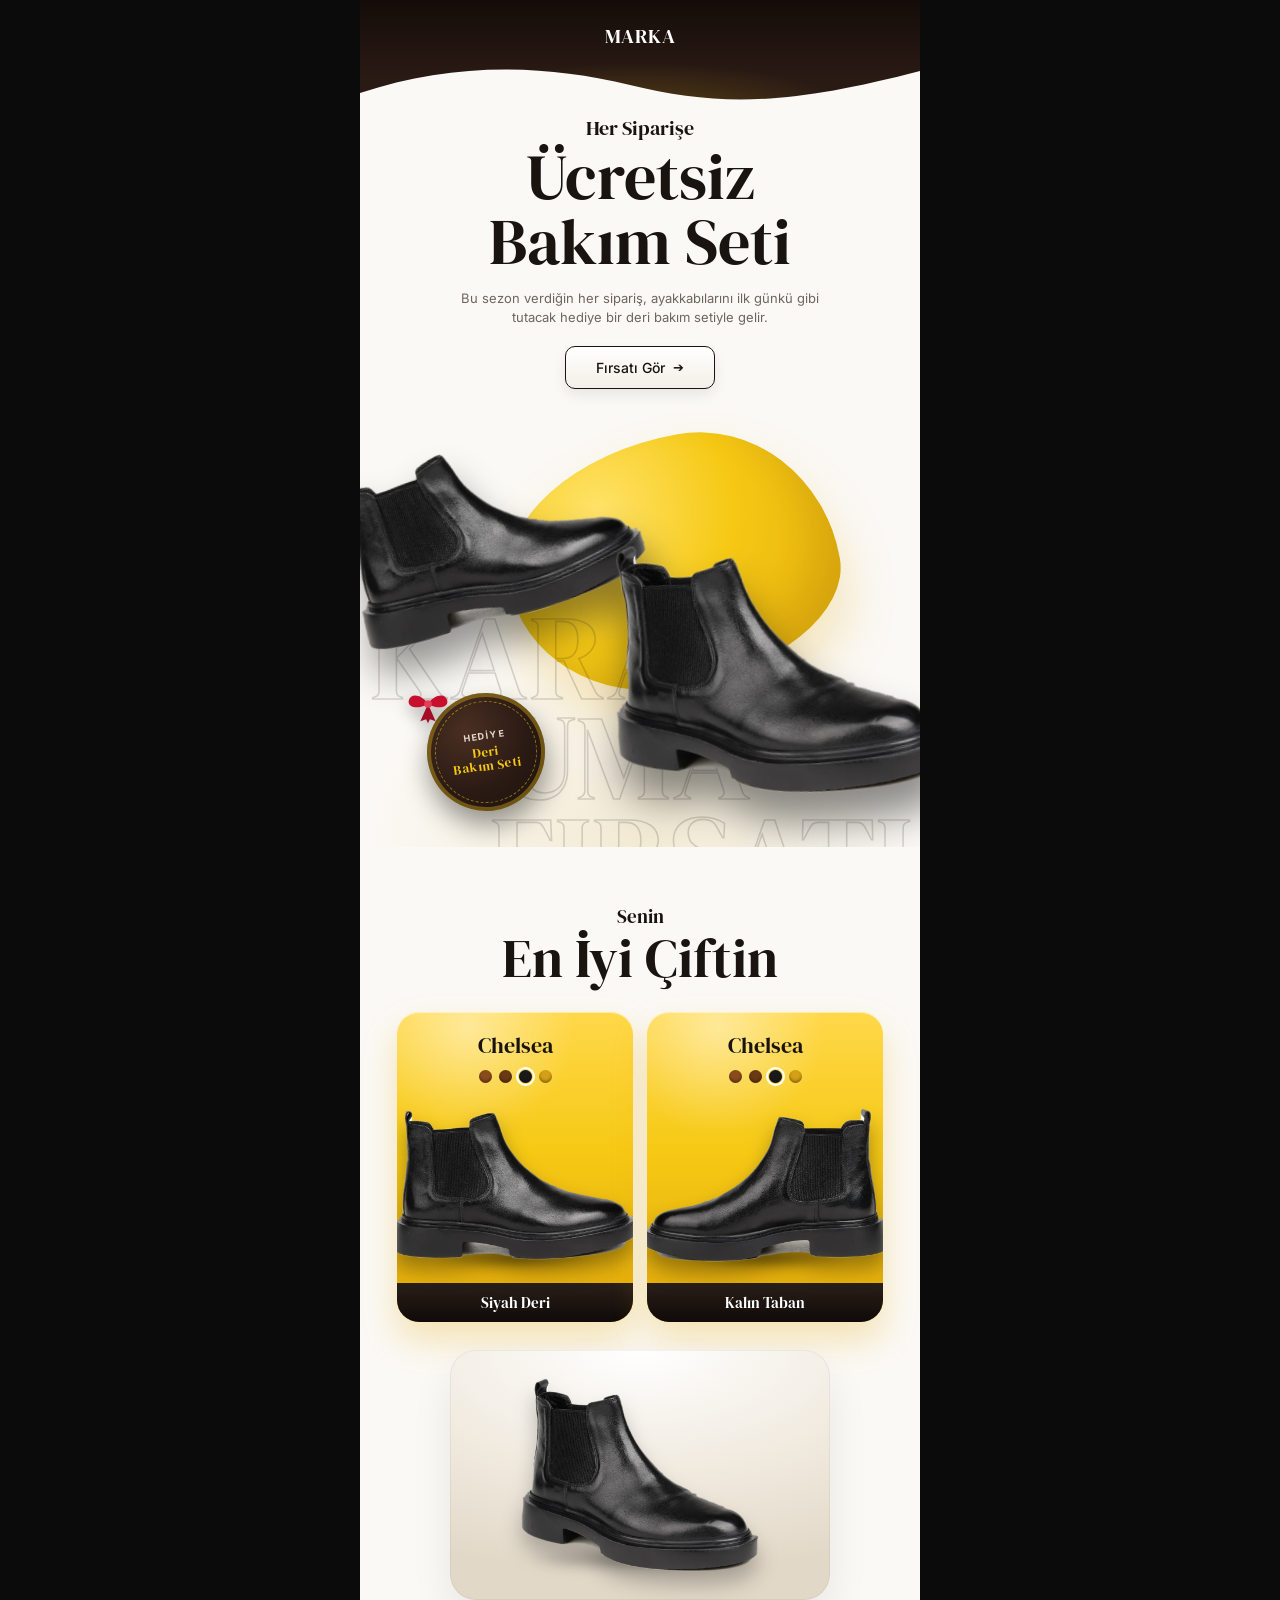
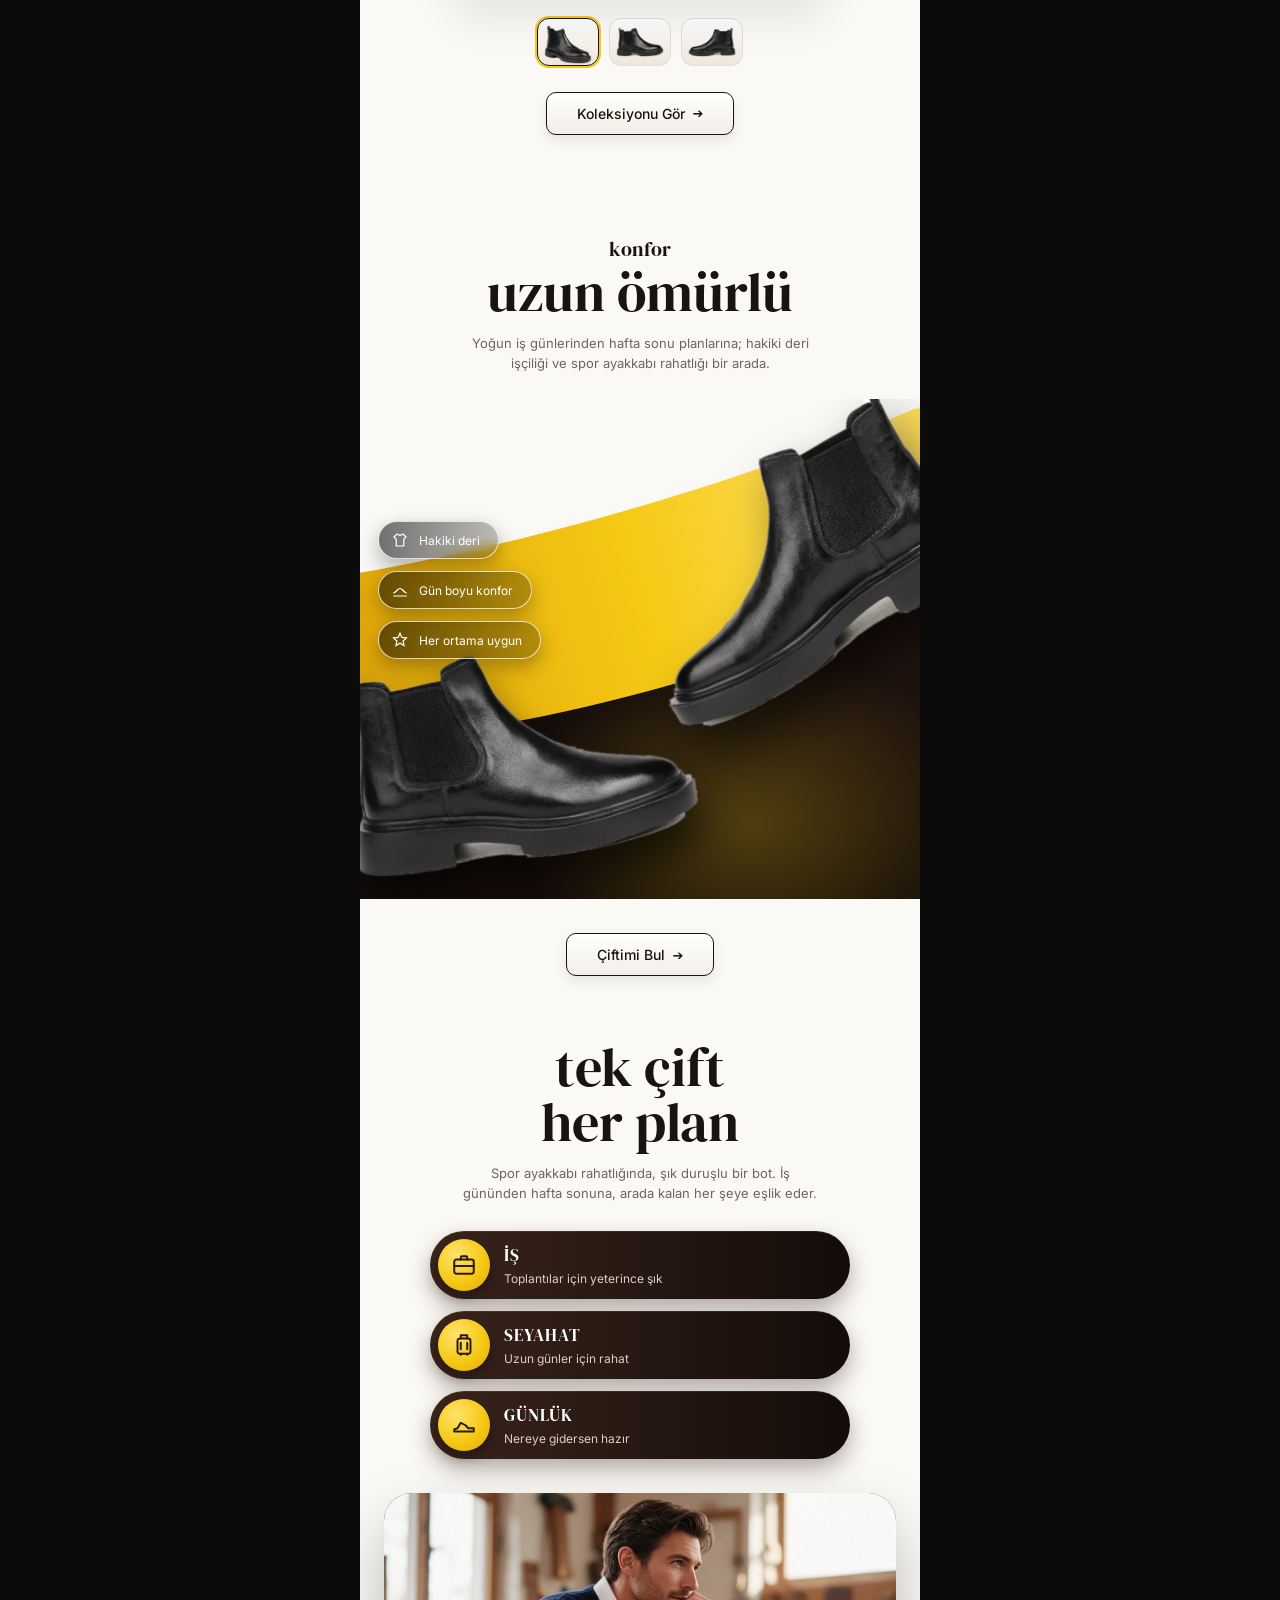
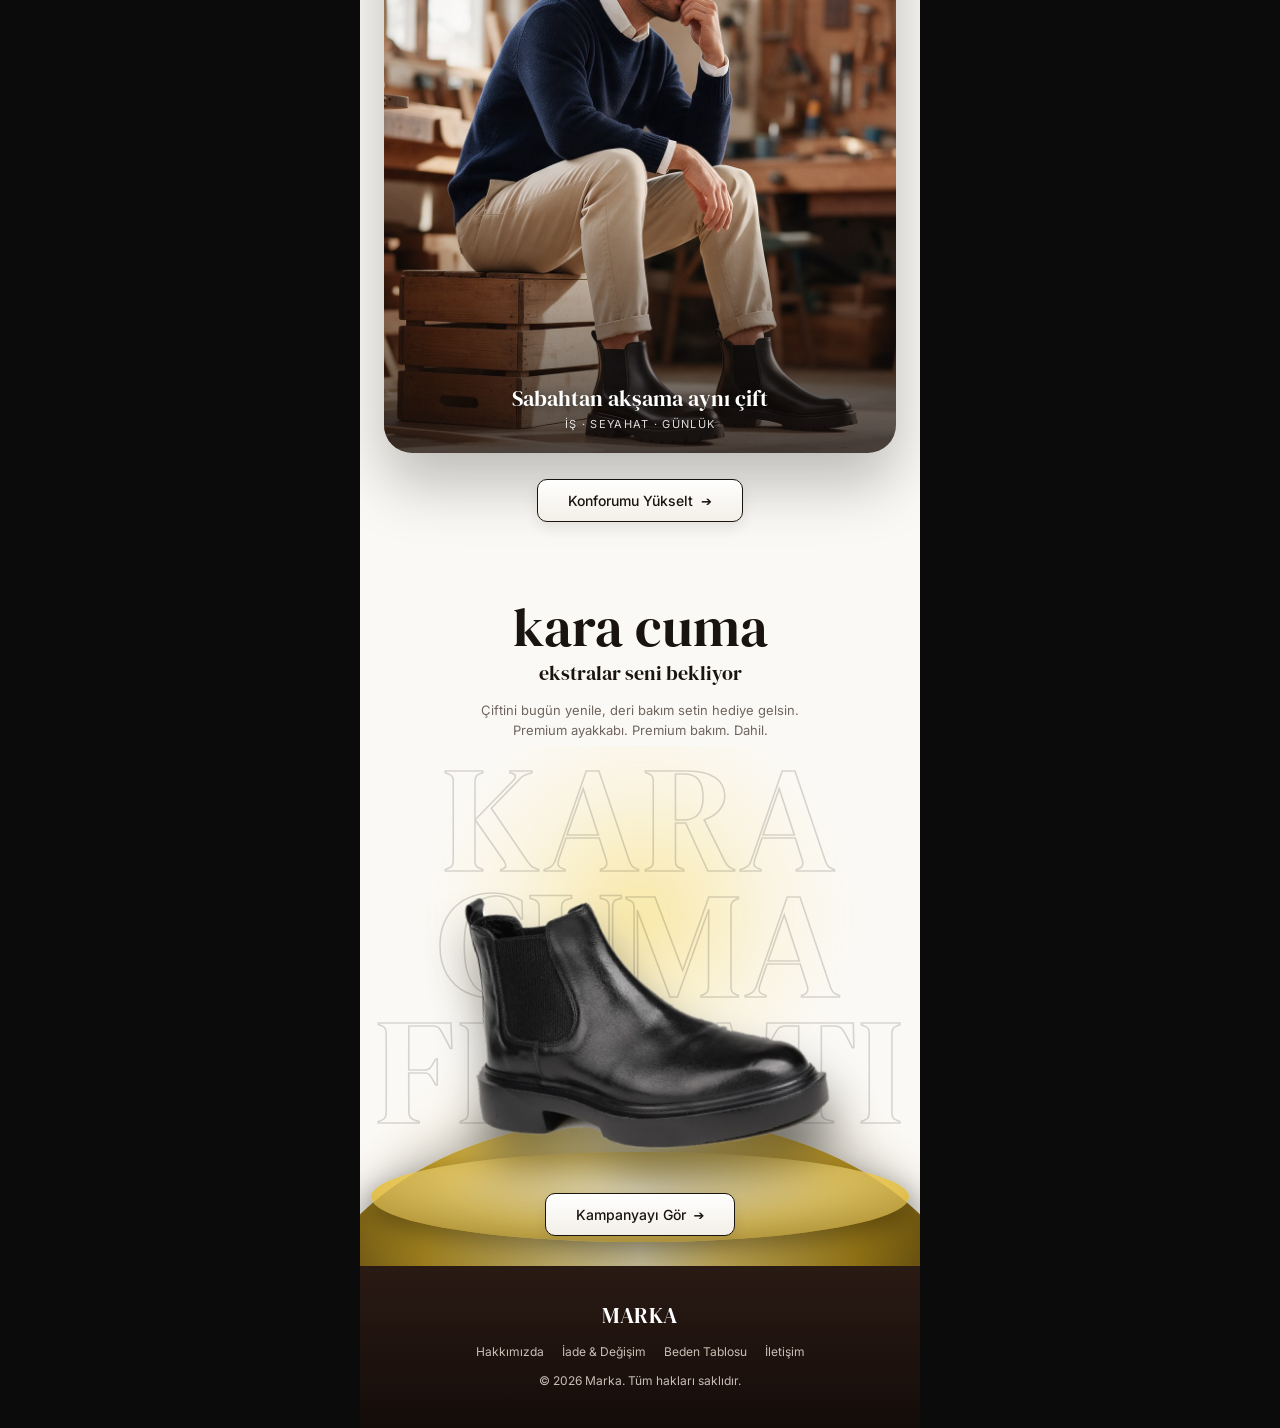
<file: landing/old-index.html>
<!doctype html>
<html lang="tr">
<head>
<meta charset="utf-8">
<meta name="viewport" content="width=device-width, initial-scale=1">
<title>Siyah Chelsea Bot – Hakiki Deri, Gün Boyu Konfor</title>
<meta name="description" content="Hakiki deri siyah Chelsea bot. İş, seyahat ve günlük kullanım için tek çift. Şimdi al, ücretsiz bakım seti kazan.">
<link rel="preconnect" href="https://fonts.googleapis.com">
<link rel="preconnect" href="https://fonts.gstatic.com" crossorigin>
<link href="https://fonts.googleapis.com/css2?family=DM+Serif+Display&family=Inter:wght@400;500;600;700&display=swap" rel="stylesheet">
<style>
/* ============ MARKA AYARLARI (logo/renkler gelince sadece burayı değiştir) ============ */
:root{
  --dark:#2a1a14;
  --dark-2:#140c09;
  --accent:#f6c915;
  --accent-2:#e2a90a;
  --gold:#c9a227;
  --paper:#fbf9f5;
  --ink:#1a1411;
  --muted:#6f655e;
  --serif:"DM Serif Display",Georgia,serif;
  --sans:"Inter",system-ui,-apple-system,"Segoe UI",sans-serif;
}
*{box-sizing:border-box;margin:0;padding:0}
html{scroll-behavior:smooth}
body{background:#0b0b0b;font-family:var(--sans);color:var(--ink);-webkit-font-smoothing:antialiased}
img{display:block;max-width:100%;height:auto}
a{color:inherit;text-decoration:none}

.page{max-width:560px;margin:0 auto;background:var(--paper);overflow:hidden;position:relative}
section{position:relative;text-align:center;padding:0 24px}

.logo{font-family:var(--serif);font-size:20px;letter-spacing:.02em;color:#fff}
.logo-img{height:26px;width:auto;margin:0 auto}

h1,h2{font-family:var(--serif);font-weight:400;line-height:1.02;color:var(--ink)}
h1{font-size:clamp(44px,12vw,64px)}
h2{font-size:clamp(38px,10.5vw,54px)}
.kicker{font-family:var(--serif);font-size:20px;display:block;margin-bottom:2px}
.lead{font-size:13px;line-height:1.5;color:var(--muted);max-width:360px;margin:14px auto 0}

.btn{display:inline-flex;align-items:center;gap:8px;padding:12px 30px;border:1px solid var(--ink);border-radius:10px;font-size:14px;font-weight:500;
  background:linear-gradient(180deg,#fff,#f3efe8);box-shadow:0 6px 14px rgba(0,0,0,.08);transition:.2s;position:relative;z-index:3}
.btn:hover{background:var(--ink);color:#fff;transform:translateY(-1px)}
.btn::after{content:"➔";font-size:13px}

/* hayalet yazı (ürün arkasındaki büyük kontur harfler) */
.ghost{position:absolute;left:0;right:0;font-family:var(--serif);line-height:.84;color:transparent;
  -webkit-text-stroke:1.6px rgba(26,20,17,.16);text-transform:uppercase;letter-spacing:.01em;pointer-events:none;user-select:none;text-align:center}
.ghost.y{-webkit-text-stroke:1.6px rgba(255,255,255,.22)}

/* ---------- 1. HERO ---------- */
.top{background:linear-gradient(180deg,var(--dark-2) 0%,var(--dark) 70%);padding:22px 0 60px;position:relative;text-align:center}
.top::before{content:"";position:absolute;inset:0;background:radial-gradient(60% 90% at 50% 120%,rgba(246,201,21,.28),transparent 70%)}
.top::after{content:"";position:absolute;left:0;right:0;bottom:-1px;height:52px;background:var(--paper);
  -webkit-mask:url("data:image/svg+xml,%3Csvg xmlns='http://www.w3.org/2000/svg' viewBox='0 0 560 52' preserveAspectRatio='none'%3E%3Cpath d='M0 52V34C90 4 180 4 270 26S430 46 560 12V52Z'/%3E%3C/svg%3E") center/100% 100% no-repeat;
          mask:url("data:image/svg+xml,%3Csvg xmlns='http://www.w3.org/2000/svg' viewBox='0 0 560 52' preserveAspectRatio='none'%3E%3Cpath d='M0 52V34C90 4 180 4 270 26S430 46 560 12V52Z'/%3E%3C/svg%3E") center/100% 100% no-repeat}
.top .logo{position:relative;z-index:1}
.hero{padding-top:4px;padding-bottom:0;background:radial-gradient(70% 40% at 50% 100%,#f3ead3,transparent 70%)}
.hero .lead{margin-bottom:18px}
.stage{position:relative;margin:18px -24px 0;height:440px;overflow:hidden}
.stage .blob{position:absolute;left:50%;top:30px;width:330px;height:250px;transform:translateX(-40%) rotate(-10deg);
  background:radial-gradient(circle at 30% 25%,#ffe36a,var(--accent) 45%,var(--accent-2) 100%);
  border-radius:58% 42% 55% 45%/48% 60% 40% 52%;box-shadow:inset -20px -24px 40px rgba(0,0,0,.08),0 30px 50px rgba(226,169,10,.25)}
.stage .ghost{top:200px;font-size:clamp(70px,22vw,120px);text-align:left;padding-left:10px;z-index:0}
.stage .ghost span{display:block}
.stage .ghost span:nth-child(2){padding-left:58px}
.stage .ghost span:nth-child(3){padding-left:120px}
.stage .shoe-a{position:absolute;left:-4%;top:30px;width:54%;transform:rotate(-16deg);filter:drop-shadow(0 26px 18px rgba(0,0,0,.4));z-index:2}
.stage .shoe-b{position:absolute;right:-4%;top:120px;width:60%;transform:rotate(-6deg);filter:drop-shadow(0 30px 20px rgba(0,0,0,.45));z-index:3}
.badge{position:absolute;left:12%;bottom:36px;transform:rotate(-8deg);width:118px;height:118px;border-radius:50%;z-index:4;
  background:radial-gradient(circle at 35% 30%,#4a2f22,var(--dark) 55%,#1b100c);box-shadow:0 14px 26px rgba(0,0,0,.4),inset 0 0 0 4px rgba(246,201,21,.35);
  display:grid;place-items:center;color:var(--accent);font-family:var(--serif);font-size:13px;line-height:1.1;text-align:center;letter-spacing:.04em}
.badge small{display:block;font-family:var(--sans);font-size:9px;font-weight:700;letter-spacing:.14em;color:#e8dccb;margin-bottom:4px}
.badge::before{content:"";position:absolute;inset:8px;border-radius:50%;border:1px dashed rgba(246,201,21,.5)}
.bow{position:absolute;left:8%;bottom:120px;width:46px;height:46px;z-index:5;filter:drop-shadow(0 6px 8px rgba(0,0,0,.35))}

/* ---------- 2. EN İYİ ÇİFT ---------- */
.pair{padding-top:56px;padding-bottom:36px}
.pair .kicker{font-size:19px}
.picker{display:flex;gap:14px;justify-content:center;margin:26px auto 28px}
.card{flex:1;max-width:236px;border-radius:22px;padding:18px 12px 0;text-align:center;overflow:hidden;display:flex;flex-direction:column;position:relative;
  background:linear-gradient(180deg,#ffd84a 0%,var(--accent) 45%,var(--accent-2) 100%);box-shadow:0 18px 34px rgba(226,169,10,.28),inset 0 1px 0 rgba(255,255,255,.5)}
.card::before{content:"";position:absolute;left:-30%;top:-30%;width:120%;height:70%;background:radial-gradient(circle,rgba(255,255,255,.45),transparent 60%);pointer-events:none}
.card b{font-family:var(--serif);font-weight:400;font-size:22px;display:block;position:relative}
.dots{display:flex;gap:7px;justify-content:center;margin:10px 0 0;position:relative}
.dots i{width:13px;height:13px;border-radius:50%;background:#1a1a1a;box-shadow:inset 0 -2px 3px rgba(0,0,0,.35)}
.dots i:nth-child(1){background:#8a4b1d}.dots i:nth-child(2){background:#6b3a14}.dots i:nth-child(3){outline:2px solid #fff;outline-offset:1px}.dots i:nth-child(4){background:#d4a017}
.card .shoe{flex:1;display:grid;place-items:center;padding:22px 0 18px;position:relative}
.card .shoe::after{content:"";position:absolute;left:10%;right:10%;bottom:14px;height:22px;border-radius:50%;background:radial-gradient(ellipse,rgba(0,0,0,.45),transparent 70%);filter:blur(4px)}
.card .shoe img{width:118%;max-width:none;position:relative;z-index:1;filter:drop-shadow(0 12px 10px rgba(0,0,0,.35));transition:.25s}
.card:hover .shoe img{transform:scale(1.05) rotate(-2deg)}
.tag{display:block;background:linear-gradient(180deg,#2a1f1a,#0f0a08);color:#fff;font-family:var(--serif);font-size:15px;padding:9px 6px;margin:0 -12px;position:relative}
.mainview{max-width:380px;height:250px;margin:0 auto 18px;border-radius:26px;display:grid;place-items:center;overflow:hidden;position:relative;
  background:radial-gradient(120% 90% at 50% 0%,#fff 0%,#efe8dc 60%,#e2d8c8 100%);box-shadow:inset 0 0 0 1px rgba(0,0,0,.05),0 20px 40px rgba(0,0,0,.08)}
.mainview::after{content:"";position:absolute;left:20%;right:20%;bottom:28px;height:26px;border-radius:50%;background:radial-gradient(ellipse,rgba(0,0,0,.4),transparent 70%);filter:blur(5px)}
.mainview img{width:64%;position:relative;z-index:1;filter:drop-shadow(0 14px 10px rgba(0,0,0,.25));transition:opacity .25s}
.thumbs{display:flex;gap:10px;justify-content:center;margin-bottom:26px}
.thumbs button{width:62px;height:48px;border-radius:12px;border:1.5px solid #ddd;background:linear-gradient(180deg,#fff,#eee6da);padding:6px;cursor:pointer;transition:.2s;display:grid;place-items:center}
.thumbs button img{width:100%}
.thumbs button.on{border-color:var(--ink);box-shadow:0 0 0 2px var(--accent)}

/* ---------- 3. KONFOR ---------- */
.comfort{padding:64px 0 0}
.comfort .head{padding:0 24px}
.panel{position:relative;margin-top:26px;height:500px;overflow:hidden;
  background:linear-gradient(180deg,var(--paper) 0,var(--paper) 90px,var(--dark) 90px,var(--dark-2) 100%)}
.panel .swoosh{position:absolute;left:-30%;top:60px;width:160%;height:230px;transform:rotate(-16deg);
  background:linear-gradient(90deg,#b8870a,var(--accent-2) 20%,var(--accent) 50%,#ffe36a 80%,var(--accent));
  border-radius:50%;box-shadow:0 30px 60px rgba(0,0,0,.35)}
.panel .swoosh::after{content:"";position:absolute;left:-10%;right:-10%;top:-150px;height:200px;border-radius:50%;background:var(--paper)}
.panel .glow{position:absolute;inset:0;background:radial-gradient(60% 50% at 70% 85%,rgba(246,201,21,.25),transparent 70%)}
.panel .shoe-c{position:absolute;right:-10%;top:40px;width:66%;max-width:none;transform:rotate(-30deg);z-index:1;
  filter:drop-shadow(0 30px 24px rgba(0,0,0,.5)) brightness(1.08)}
.panel .shoe-d{position:absolute;left:-4%;bottom:34px;width:64%;max-width:none;transform:rotate(-8deg);z-index:2;
  filter:drop-shadow(0 26px 20px rgba(0,0,0,.6))}
.pills{position:absolute;left:18px;top:122px;display:flex;flex-direction:column;gap:12px;text-align:left;z-index:3}
.pill{display:flex;align-items:center;gap:10px;border:1px solid rgba(255,255,255,.75);border-radius:999px;padding:9px 18px 9px 12px;color:#fff;font-size:12px;width:max-content;
  background:linear-gradient(90deg,rgba(0,0,0,.55),rgba(0,0,0,.25));backdrop-filter:blur(6px);box-shadow:0 8px 20px rgba(0,0,0,.3)}
.pill svg{width:18px;height:18px;stroke:#fff;fill:none;stroke-width:1.6}
.comfort .cta{padding:34px 0 20px;background:var(--paper)}

/* ---------- 4. TEK ÇİFT, HER PLAN ---------- */
.plan{padding-top:44px;padding-bottom:30px}
.rows{display:flex;flex-direction:column;gap:12px;margin:28px auto 0;max-width:420px}
.row{display:flex;align-items:center;gap:14px;color:#fff;border-radius:999px;padding:8px 22px 8px 8px;text-align:left;
  background:linear-gradient(90deg,#3a241b,var(--dark) 40%,var(--dark-2));box-shadow:0 10px 22px rgba(42,26,20,.35),inset 0 1px 0 rgba(255,255,255,.08)}
.row .ic{flex:none;width:52px;height:52px;border-radius:50%;display:grid;place-items:center;
  background:radial-gradient(circle at 35% 30%,#ffe36a,var(--accent) 55%,var(--accent-2));box-shadow:0 6px 14px rgba(0,0,0,.35)}
.row .ic svg{width:26px;height:26px;stroke:var(--dark);fill:none;stroke-width:1.8;stroke-linecap:round;stroke-linejoin:round}
.row b{display:block;font-family:var(--serif);font-weight:400;font-size:17px;letter-spacing:.06em;text-transform:uppercase}
.row span{font-size:12px;color:#d9cfc7}
.life{position:relative;margin:34px 0 0;height:560px;border-radius:28px;overflow:hidden;box-shadow:0 30px 60px rgba(0,0,0,.25);
  background:linear-gradient(170deg,#2b1d16 0%,#4a3225 35%,#8c6a4d 70%,#c9ad8a 100%)}
.life img{position:absolute;inset:0;width:100%;height:100%;object-fit:cover;object-position:50% 20%}
.life::after{content:"";position:absolute;inset:0;background:linear-gradient(180deg,rgba(0,0,0,0) 55%,rgba(20,12,9,.75) 100%)}
.life .cap{position:absolute;left:0;right:0;bottom:22px;color:#fff;font-family:var(--serif);font-size:22px;z-index:1;text-shadow:0 2px 10px rgba(0,0,0,.5)}
.life .cap small{display:block;font-family:var(--sans);font-size:11px;letter-spacing:.12em;text-transform:uppercase;opacity:.85;margin-top:4px}
.life .fallback{position:absolute;left:50%;bottom:8%;width:84%;max-width:none;transform:translateX(-50%) rotate(-10deg);filter:drop-shadow(0 30px 30px rgba(0,0,0,.6))}
.plan .cta{padding-top:26px}

/* ---------- 5. KAMPANYA ---------- */
.final{padding-top:48px;padding-bottom:0;background:radial-gradient(80% 50% at 50% 100%,#efe3c2,var(--paper) 70%)}
.final small{display:block;font-family:var(--serif);font-size:20px;margin-top:4px}
.final .lead{margin-bottom:6px}
.podium{position:relative;margin:6px -24px 0;height:520px;overflow:hidden}
.podium .ghost{top:10px;font-size:clamp(86px,27vw,150px)}
.podium .ghost span{display:block}
.podium .light{position:absolute;left:50%;top:-40px;width:420px;height:420px;transform:translateX(-50%);
  background:radial-gradient(circle,rgba(246,201,21,.35),rgba(246,201,21,.08) 45%,transparent 70%);filter:blur(10px)}
.podium .shoe-e{position:absolute;left:50%;top:120px;width:64%;transform:translateX(-50%) rotate(-10deg);z-index:3;filter:drop-shadow(0 32px 24px rgba(0,0,0,.45))}
.podium .disc{position:absolute;left:50%;bottom:-70px;width:120%;height:220px;transform:translateX(-50%);z-index:1;border-radius:50% 50% 0 0/100% 100% 0 0;
  background:linear-gradient(90deg,#6e5410 0%,#c9a227 18%,#f7df8a 38%,#fff4c4 50%,#f2d36b 62%,#b8911c 82%,#5f480c 100%);box-shadow:0 -10px 40px rgba(0,0,0,.25)}
.podium .disc::before{content:"";position:absolute;left:10%;right:10%;top:36px;height:90px;border-radius:50%;
  background:radial-gradient(ellipse at 50% 40%,#fff6cf,#f2d36b 50%,#c9a227 100%);box-shadow:0 10px 24px rgba(0,0,0,.35)}
.podium .disc::after{content:"";position:absolute;inset:0;background:linear-gradient(180deg,transparent,rgba(0,0,0,.35));border-radius:inherit}
.podium .cta{position:absolute;left:0;right:0;bottom:30px;z-index:4}

/* ---------- ALT BİLGİ ---------- */
footer{background:linear-gradient(180deg,var(--dark),var(--dark-2));color:#cbbfb6;text-align:center;padding:34px 24px 40px;font-size:12px}
footer .logo{display:block;margin-bottom:14px;font-size:22px}
footer nav{display:flex;gap:18px;justify-content:center;flex-wrap:wrap;margin-bottom:14px}
footer nav a:hover{color:#fff}

.rv{opacity:0;transform:translateY(22px);transition:opacity .7s ease,transform .7s ease}
.rv.in{opacity:1;transform:none}
@media (prefers-reduced-motion:reduce){.rv{opacity:1;transform:none;transition:none}html{scroll-behavior:auto}}
</style>
</head>
<body>
<main class="page">

  <!-- ===== 1. HERO ===== -->
  <header class="top">
    <!-- LOGO: marka logosu gelince <img class="logo-img" src="assets/logo.svg" alt="Marka"> ile değiştir -->
    <a href="#" class="logo" aria-label="Marka">MARKA</a>
  </header>
  <section class="hero" id="firsat">
    <span class="kicker rv">Her Siparişe</span>
    <h1 class="rv">Ücretsiz<br>Bakım Seti</h1>
    <p class="lead rv">Bu sezon verdiğin her sipariş, ayakkabılarını ilk günkü gibi tutacak hediye bir deri bakım setiyle gelir.</p>
    <a class="btn rv" href="#satin-al">Fırsatı Gör</a>
    <div class="stage rv">
      <div class="blob"></div>
      <div class="ghost"><span>Kara</span><span>Cuma</span><span>Fırsatı</span></div>
      <img class="shoe-a" src="assets/cut-sag.webp" alt="" aria-hidden="true" loading="eager">
      <img class="shoe-b" src="assets/cut-onden.webp" alt="Siyah hakiki deri Chelsea bot" width="839" height="690" fetchpriority="high">
      <div class="badge"><div><small>HEDİYE</small>Deri<br>Bakım Seti</div></div>
      <svg class="bow" viewBox="0 0 48 48" aria-hidden="true"><path d="M24 24c-6-10-18-12-20-4s10 10 20 4zm0 0c6-10 18-12 20-4s-10 10-20 4z" fill="#c8102e"/><path d="M24 24l-8 18 6-2 2 4zm0 0l8 18-6-2-2 4z" fill="#a50d26"/><circle cx="24" cy="24" r="4" fill="#e23d5a"/></svg>
    </div>
  </section>

  <!-- ===== 2. EN İYİ ÇİFT ===== -->
  <section class="pair" id="koleksiyon">
    <span class="kicker rv">Senin</span>
    <h2 class="rv">En İyi Çiftin</h2>

    <div class="picker rv">
      <div class="card">
        <b>Chelsea</b>
        <div class="dots" aria-label="Renk seçenekleri"><i></i><i></i><i></i><i></i></div>
        <div class="shoe"><img src="assets/cut-sag.webp" alt="Siyah Chelsea bot yan görünüm" loading="lazy"></div>
        <span class="tag">Siyah Deri</span>
      </div>
      <div class="card">
        <b>Chelsea</b>
        <div class="dots" aria-label="Renk seçenekleri"><i></i><i></i><i></i><i></i></div>
        <div class="shoe"><img src="assets/cut-sol.webp" alt="Siyah Chelsea bot karşı yan görünüm" loading="lazy"></div>
        <span class="tag">Kalın Taban</span>
      </div>
    </div>

    <div class="mainview rv"><img id="main" src="assets/cut-onden.webp" alt="Siyah Chelsea bot" loading="lazy"></div>
    <div class="thumbs rv" role="tablist" aria-label="Görünüm seç">
      <button class="on" data-src="assets/cut-onden.webp" aria-label="Önden"><img src="assets/cut-onden.webp" alt=""></button>
      <button data-src="assets/cut-sag.webp" aria-label="Sağ yan"><img src="assets/cut-sag.webp" alt=""></button>
      <button data-src="assets/cut-sol.webp" aria-label="Sol yan"><img src="assets/cut-sol.webp" alt=""></button>
    </div>
    <a class="btn rv" href="#satin-al">Koleksiyonu Gör</a>
  </section>

  <!-- ===== 3. KONFOR ===== -->
  <section class="comfort">
    <div class="head">
      <span class="kicker rv">konfor</span>
      <h2 class="rv">uzun ömürlü</h2>
      <p class="lead rv">Yoğun iş günlerinden hafta sonu planlarına; hakiki deri işçiliği ve spor ayakkabı rahatlığı bir arada.</p>
    </div>
    <div class="panel rv">
      <div class="swoosh"></div>
      <div class="glow"></div>
      <img class="shoe-c" src="assets/cut-sol.webp" alt="" aria-hidden="true" loading="lazy">
      <img class="shoe-d" src="assets/cut-sag.webp" alt="Siyah Chelsea bot" loading="lazy">
      <div class="pills">
        <div class="pill"><svg viewBox="0 0 24 24"><path d="M4 8l4-4 4 2 4-2 4 4-3 3v9H7v-9z"/></svg>Hakiki deri</div>
        <div class="pill"><svg viewBox="0 0 24 24"><path d="M3 16c4 0 5-6 9-6s5 6 9 6M3 20h18"/></svg>Gün boyu konfor</div>
        <div class="pill"><svg viewBox="0 0 24 24"><path d="M12 3l2.6 5.6 6 .7-4.5 4.1 1.2 6L12 16.4 6.7 19.4l1.2-6L3.4 9.3l6-.7z"/></svg>Her ortama uygun</div>
      </div>
    </div>
    <div class="cta"><a class="btn rv" href="#satin-al">Çiftimi Bul</a></div>
  </section>

  <!-- ===== 4. TEK ÇİFT, HER PLAN ===== -->
  <section class="plan">
    <h2 class="rv">tek çift<br>her plan</h2>
    <p class="lead rv">Spor ayakkabı rahatlığında, şık duruşlu bir bot. İş gününden hafta sonuna, arada kalan her şeye eşlik eder.</p>
    <div class="rows">
      <div class="row rv"><span class="ic"><svg viewBox="0 0 24 24"><rect x="3" y="7" width="18" height="13" rx="2"/><path d="M9 7V5a1 1 0 011-1h4a1 1 0 011 1v2M3 13h18"/></svg></span><div><b>İş</b><span>Toplantılar için yeterince şık</span></div></div>
      <div class="row rv"><span class="ic"><svg viewBox="0 0 24 24"><rect x="6" y="6" width="12" height="14" rx="2"/><path d="M9 6V3h6v3M9 10v6M15 10v6M9 20v1M15 20v1"/></svg></span><div><b>Seyahat</b><span>Uzun günler için rahat</span></div></div>
      <div class="row rv"><span class="ic"><svg viewBox="0 0 24 24"><path d="M3 16l3-1 3-5 4 2 3 3h5v3H3z"/></svg></span><div><b>Günlük</b><span>Nereye gidersen hazır</span></div></div>
    </div>
    <div class="life rv">
      <!-- MODEL FOTOĞRAFI: assets/model.jpg yoksa ürün görseli gösterilir -->
      <img src="assets/model.jpg" alt="Siyah Chelsea bot giyen model" loading="lazy" onerror="this.remove();document.getElementById('lifeFallback').style.display='block'">
      <img id="lifeFallback" class="fallback" src="assets/cut-onden.webp" alt="" aria-hidden="true" loading="lazy" style="display:none">
      <div class="cap">Sabahtan akşama aynı çift<small>İş · Seyahat · Günlük</small></div>
    </div>
    <div class="cta"><a class="btn rv" href="#satin-al">Konforumu Yükselt</a></div>
  </section>

  <!-- ===== 5. KAMPANYA ===== -->
  <section class="final" id="satin-al">
    <h2 class="rv">kara cuma</h2>
    <small class="rv">ekstralar seni bekliyor</small>
    <p class="lead rv">Çiftini bugün yenile, deri bakım setin hediye gelsin. Premium ayakkabı. Premium bakım. Dahil.</p>
    <div class="podium rv">
      <div class="light"></div>
      <div class="ghost"><span>Kara</span><span>Cuma</span><span>Fırsatı</span></div>
      <img class="shoe-e" src="assets/cut-onden.webp" alt="Siyah Chelsea bot" loading="lazy">
      <div class="disc"></div>
      <div class="cta"><a class="btn" href="#" id="buy">Kampanyayı Gör</a></div>
    </div>
  </section>

  <footer>
    <a href="#" class="logo">MARKA</a>
    <nav><a href="#">Hakkımızda</a><a href="#">İade &amp; Değişim</a><a href="#">Beden Tablosu</a><a href="#">İletişim</a></nav>
    © <span id="yr"></span> Marka. Tüm hakları saklıdır.
  </footer>
</main>

<script>
const main=document.getElementById('main');
document.querySelectorAll('.thumbs button').forEach(b=>b.addEventListener('click',()=>{
  document.querySelectorAll('.thumbs button').forEach(x=>x.classList.remove('on'));
  b.classList.add('on'); main.style.opacity=0;
  setTimeout(()=>{main.src=b.dataset.src;main.style.opacity=1},180);
}));
const io=new IntersectionObserver(es=>es.forEach(e=>{if(e.isIntersecting){e.target.classList.add('in');io.unobserve(e.target)}}),{threshold:.12});
document.querySelectorAll('.rv').forEach(el=>io.observe(el));
document.getElementById('yr').textContent=new Date().getFullYear();
</script>
</body>
</html>
</file>
